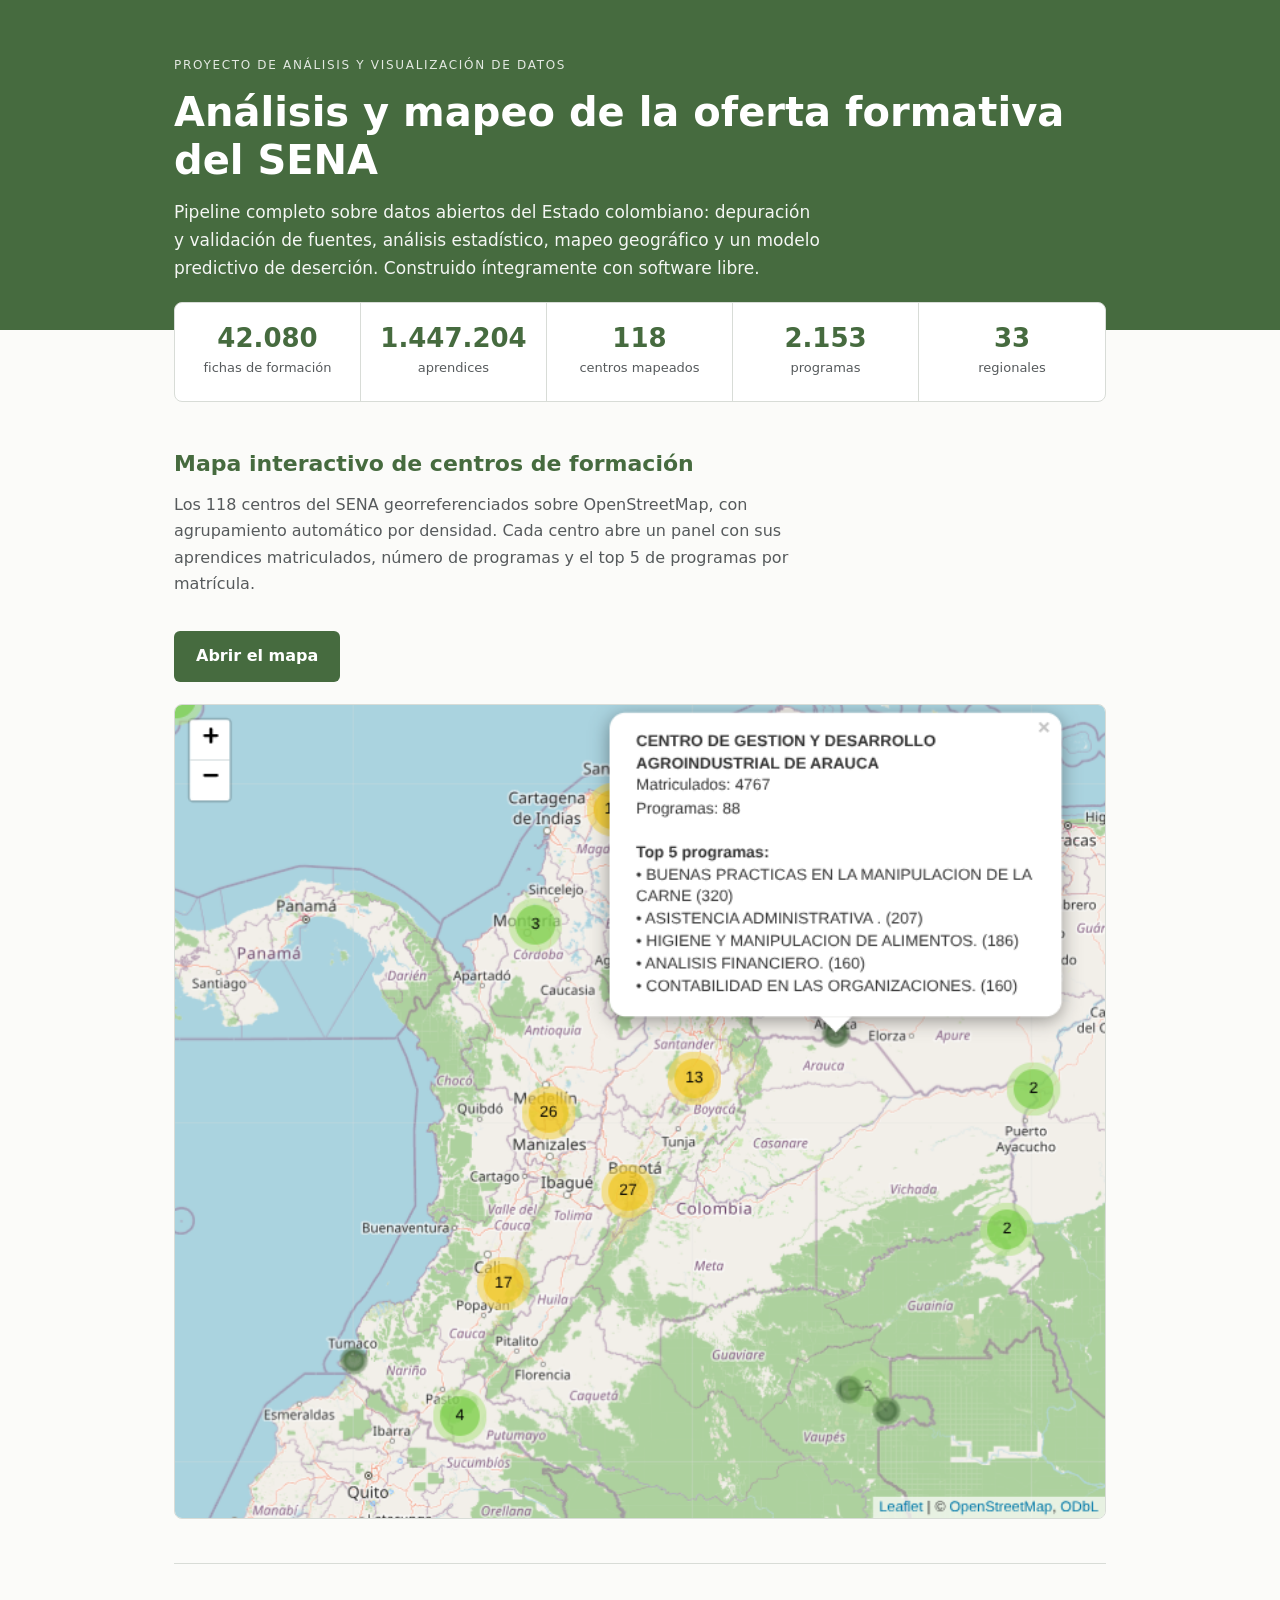
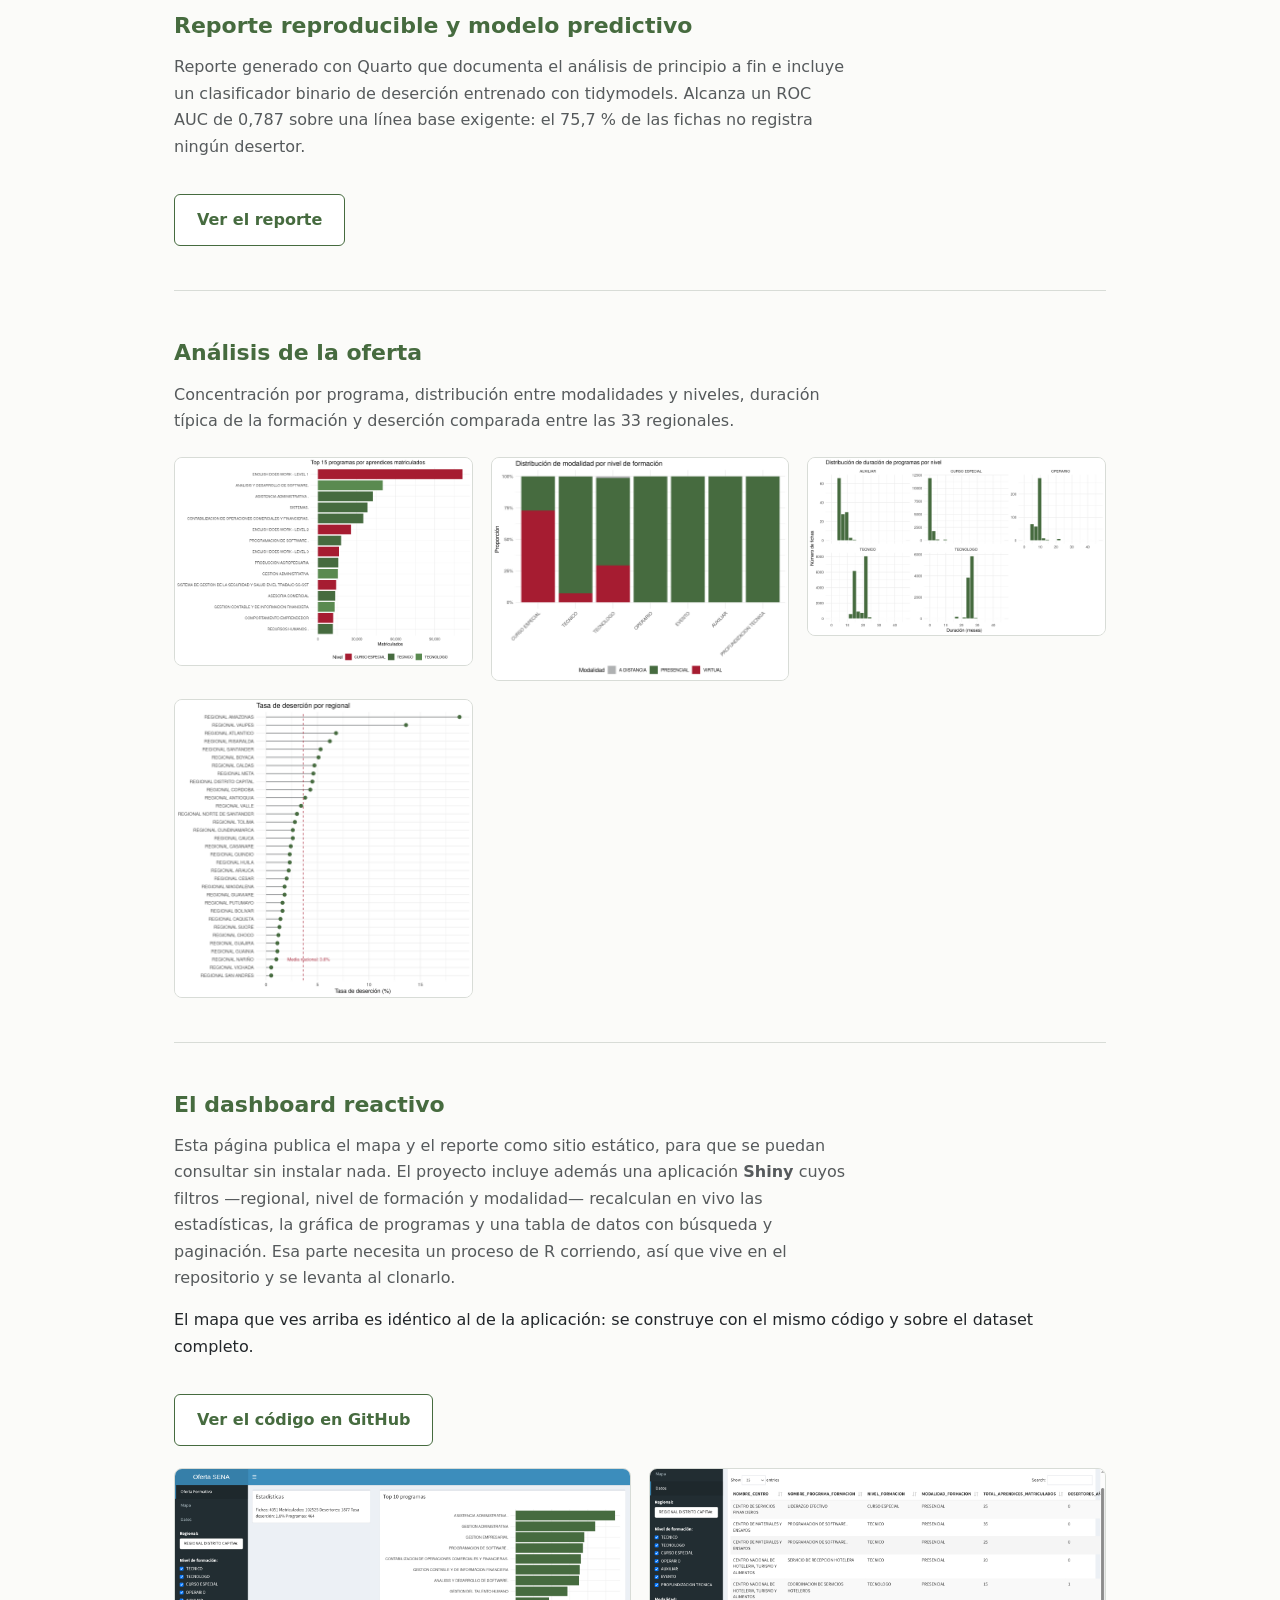
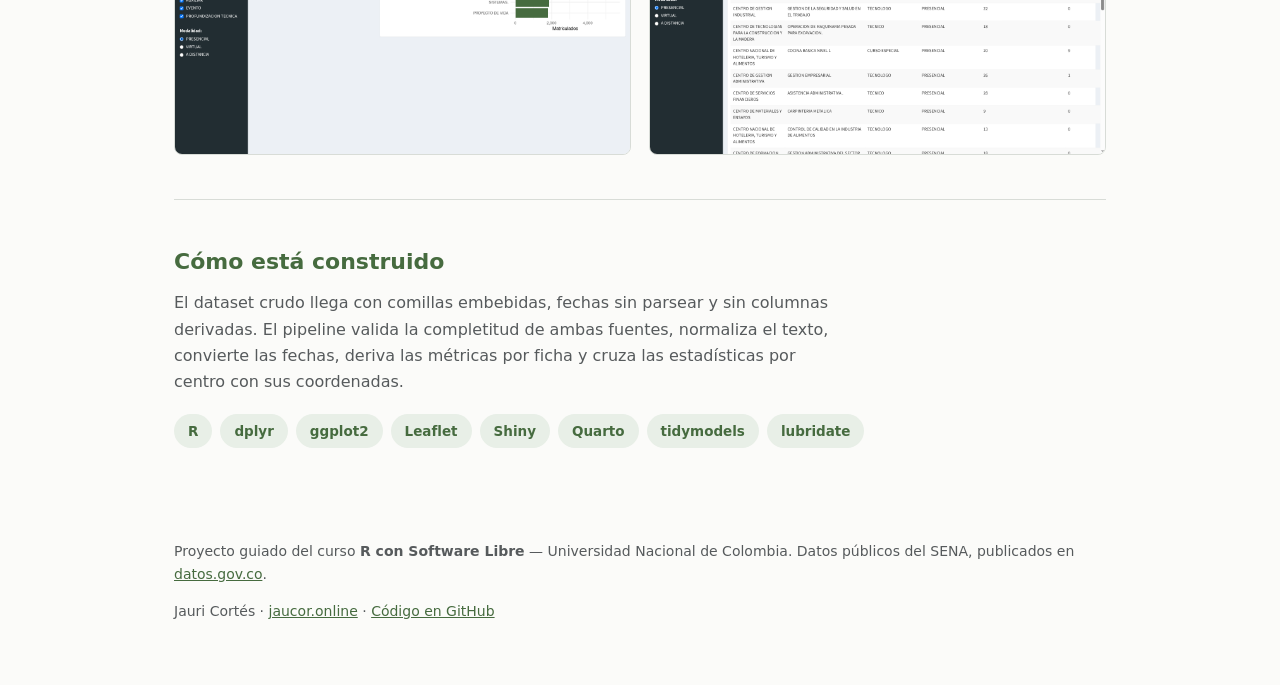
<file: docs/index.html>
<!doctype html>
<html lang="es">
<head>
<meta charset="utf-8">
<meta name="viewport" content="width=device-width, initial-scale=1">
<title>Análisis y mapeo de la oferta formativa del SENA</title>
<meta name="description" content="Dashboard, mapa interactivo y modelo predictivo sobre la oferta de formación profesional del SENA, construido con R, Leaflet, Shiny y tidymodels.">
<style>
  :root{
    --verde:#466B3F; --verde-claro:#E8EFE7; --gris:#565A5C;
    --borde:#D8DCD7; --fondo:#FBFBF9; --texto:#22262A;
  }
  *{box-sizing:border-box}
  body{
    margin:0; background:var(--fondo); color:var(--texto);
    font:16px/1.65 system-ui,-apple-system,"Segoe UI",Roboto,sans-serif;
  }
  .wrap{max-width:980px;margin:0 auto;padding:0 24px}
  header{background:var(--verde);color:#fff;padding:56px 0 48px}
  header .eyebrow{
    text-transform:uppercase;letter-spacing:.14em;font-size:12px;
    opacity:.85;margin:0 0 12px
  }
  header h1{margin:0 0 14px;font-size:clamp(26px,4.2vw,40px);line-height:1.2;font-weight:650}
  header p{margin:0;max-width:60ch;opacity:.94;font-size:17px}
  .cifras{
    display:flex;flex-wrap:wrap;background:#fff;
    border:1px solid var(--borde);margin:-28px 0 0;
    border-radius:8px;overflow:hidden
  }
  .cifra{
    flex:1 1 130px;padding:20px 14px;text-align:center;
    border-right:1px solid var(--borde)
  }
  .cifra:last-child{border-right:0}
  .cifra b{display:block;font-size:26px;color:var(--verde);font-weight:650;line-height:1.2}
  .cifra span{font-size:13px;color:var(--gris)}
  section{padding:44px 0;border-bottom:1px solid var(--borde)}
  section:last-of-type{border-bottom:0}
  h2{font-size:22px;margin:0 0 10px;color:var(--verde)}
  h2 + p{margin-top:0;color:var(--gris);max-width:66ch}
  .cta{
    display:inline-block;margin-top:18px;background:var(--verde);color:#fff;
    text-decoration:none;padding:12px 22px;border-radius:6px;font-weight:600;
    transition:background .15s
  }
  .cta:hover{background:#375231}
  .cta.sec{background:#fff;color:var(--verde);border:1.5px solid var(--verde)}
  .cta.sec:hover{background:var(--verde-claro)}
  .shot{
    display:block;width:100%;height:auto;margin-top:22px;
    border:1px solid var(--borde);border-radius:8px
  }
  .grid2{display:grid;grid-template-columns:repeat(auto-fit,minmax(260px,1fr));gap:18px;margin-top:22px}
  .grid2 img{width:100%;height:auto;border:1px solid var(--borde);border-radius:8px}
  .stack{list-style:none;padding:0;margin:18px 0 0;display:flex;flex-wrap:wrap;gap:8px}
  .stack li{
    background:var(--verde-claro);color:var(--verde);border-radius:999px;
    padding:6px 14px;font-size:13.5px;font-weight:550
  }
  footer{padding:34px 0 48px;color:var(--gris);font-size:14px}
  footer a{color:var(--verde)}
  @media (max-width:600px){header{padding:40px 0 36px}}
</style>
</head>
<body>

<header>
  <div class="wrap">
    <p class="eyebrow">Proyecto de análisis y visualización de datos</p>
    <h1>Análisis y mapeo de la oferta formativa del SENA</h1>
    <p>Pipeline completo sobre datos abiertos del Estado colombiano: depuración y
       validación de fuentes, análisis estadístico, mapeo geográfico y un modelo
       predictivo de deserción. Construido íntegramente con software libre.</p>
  </div>
</header>

<div class="wrap">
  <div class="cifras">
    <div class="cifra"><b>42.080</b><span>fichas de formación</span></div>
    <div class="cifra"><b>1.447.204</b><span>aprendices</span></div>
    <div class="cifra"><b>118</b><span>centros mapeados</span></div>
    <div class="cifra"><b>2.153</b><span>programas</span></div>
    <div class="cifra"><b>33</b><span>regionales</span></div>
  </div>
</div>

<div class="wrap">

  <section>
    <h2>Mapa interactivo de centros de formación</h2>
    <p>Los 118 centros del SENA georreferenciados sobre OpenStreetMap, con agrupamiento
       automático por densidad. Cada centro abre un panel con sus aprendices matriculados,
       número de programas y el top 5 de programas por matrícula.</p>
    <a class="cta" href="mapa.html">Abrir el mapa</a>
    <img class="shot" src="mapa_popup.png" alt="Mapa con el detalle de un centro de formación abierto">
  </section>

  <section>
    <h2>Reporte reproducible y modelo predictivo</h2>
    <p>Reporte generado con Quarto que documenta el análisis de principio a fin e incluye
       un clasificador binario de deserción entrenado con tidymodels. Alcanza un ROC AUC de
       0,787 sobre una línea base exigente: el 75,7 % de las fichas no registra ningún
       desertor.</p>
    <a class="cta sec" href="reporte.html">Ver el reporte</a>
  </section>

  <section>
    <h2>Análisis de la oferta</h2>
    <p>Concentración por programa, distribución entre modalidades y niveles, duración
       típica de la formación y deserción comparada entre las 33 regionales.</p>
    <div class="grid2">
      <img src="g1_top_programas.png" alt="Programas con mayor matrícula">
      <img src="g2_modalidad_nivel.png" alt="Distribución por modalidad y nivel">
      <img src="g3_duracion_nivel.png" alt="Duración de la formación por nivel">
      <img src="g5_desercion_regional.png" alt="Tasa de deserción por regional">
    </div>
  </section>

  <section>
    <h2>El dashboard reactivo</h2>
    <p>Esta página publica el mapa y el reporte como sitio estático, para que se puedan
       consultar sin instalar nada. El proyecto incluye además una aplicación
       <b>Shiny</b> cuyos filtros —regional, nivel de formación y modalidad— recalculan en
       vivo las estadísticas, la gráfica de programas y una tabla de datos con búsqueda y
       paginación. Esa parte necesita un proceso de R corriendo, así que vive en el
       repositorio y se levanta al clonarlo.</p>
    <p>El mapa que ves arriba es idéntico al de la aplicación: se construye con el mismo
       código y sobre el dataset completo.</p>
    <a class="cta sec" href="https://github.com/JauriCortes/oferta-sena-r">Ver el código en GitHub</a>
    <div class="grid2">
      <img src="dashboard_oferta.png" alt="Dashboard Shiny con filtros reactivos">
      <img src="tabla_datos.png" alt="Tabla de datos con búsqueda y paginación">
    </div>
  </section>

  <section>
    <h2>Cómo está construido</h2>
    <p>El dataset crudo llega con comillas embebidas, fechas sin parsear y sin columnas
       derivadas. El pipeline valida la completitud de ambas fuentes, normaliza el texto,
       convierte las fechas, deriva las métricas por ficha y cruza las estadísticas por
       centro con sus coordenadas.</p>
    <ul class="stack">
      <li>R</li><li>dplyr</li><li>ggplot2</li><li>Leaflet</li>
      <li>Shiny</li><li>Quarto</li><li>tidymodels</li><li>lubridate</li>
    </ul>
  </section>

</div>

<footer>
  <div class="wrap">
    <p>Proyecto guiado del curso <b>R con Software Libre</b> — Universidad Nacional de
       Colombia. Datos públicos del SENA, publicados en
       <a href="https://www.datos.gov.co/">datos.gov.co</a>.</p>
    <p>Jauri Cortés · <a href="https://jaucor.online">jaucor.online</a> ·
       <a href="https://github.com/JauriCortes/oferta-sena-r">Código en GitHub</a></p>
  </div>
</footer>

</body>
</html>
</file>
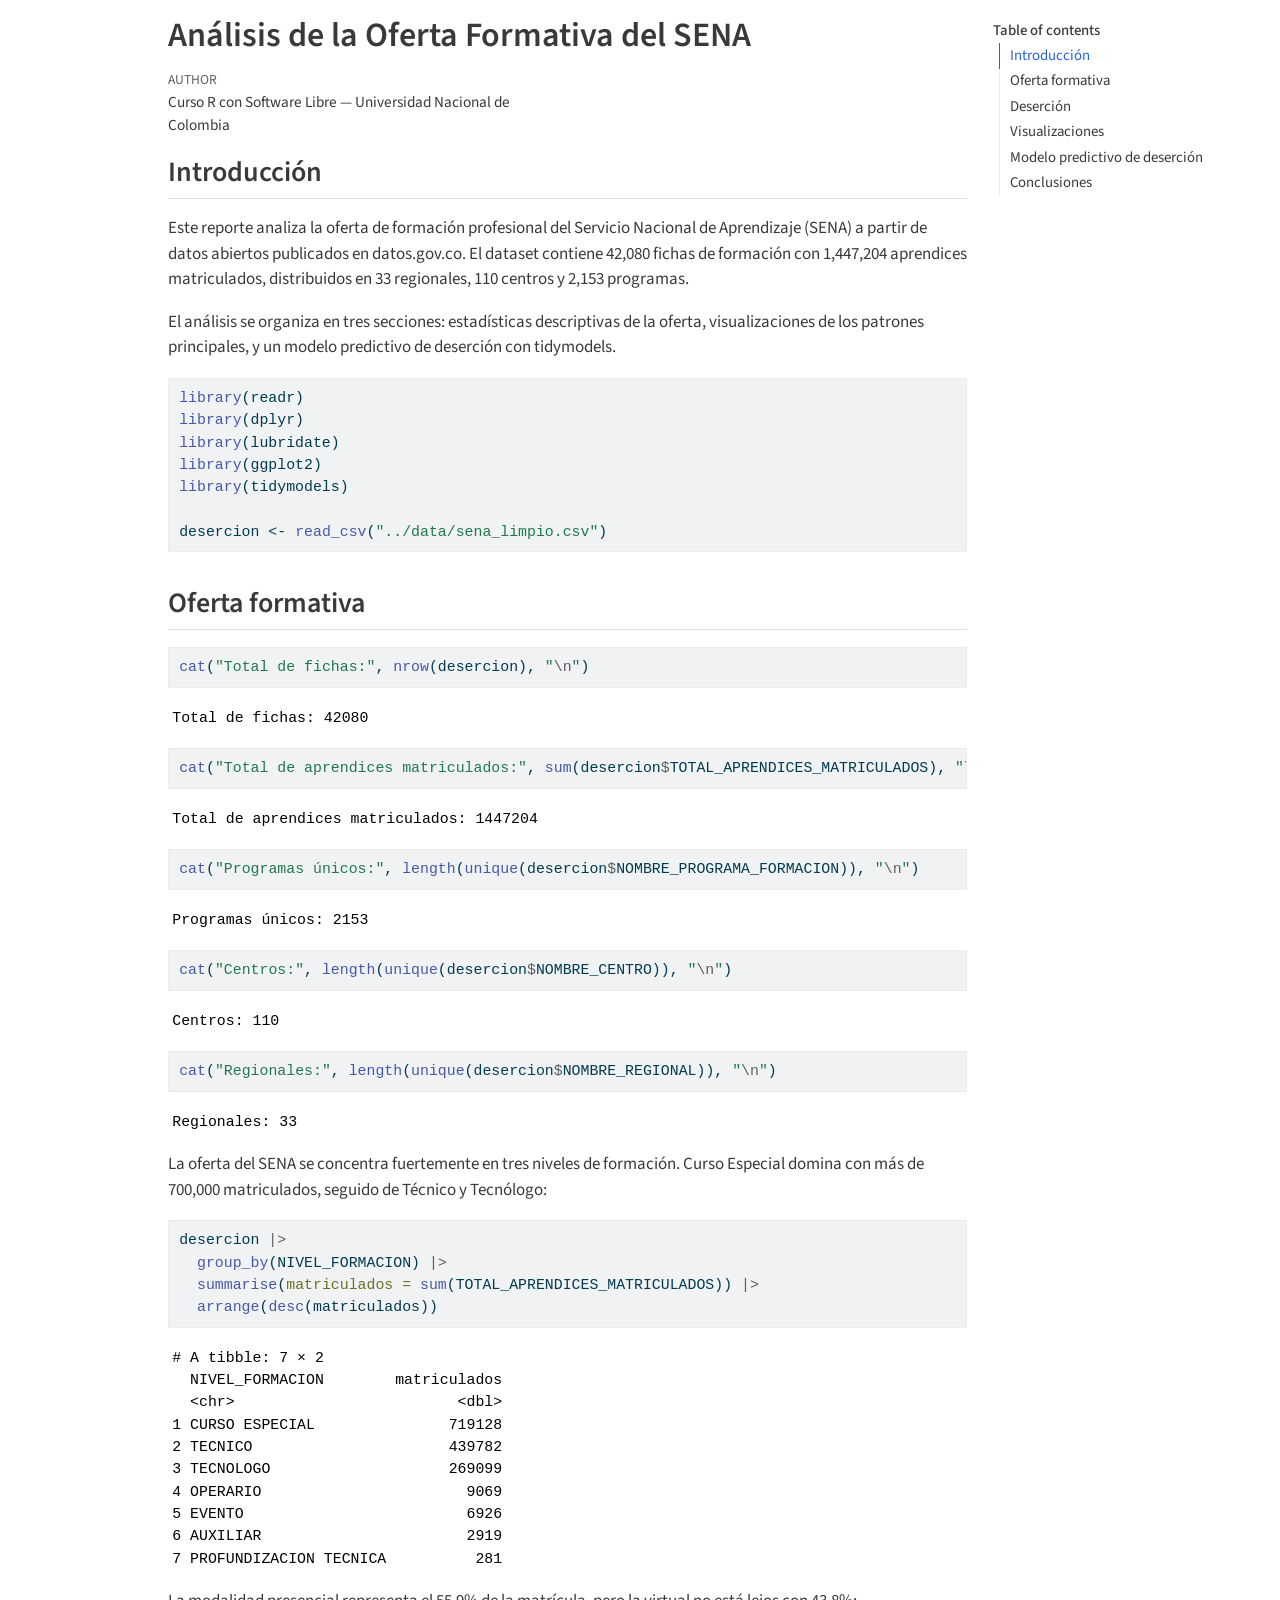
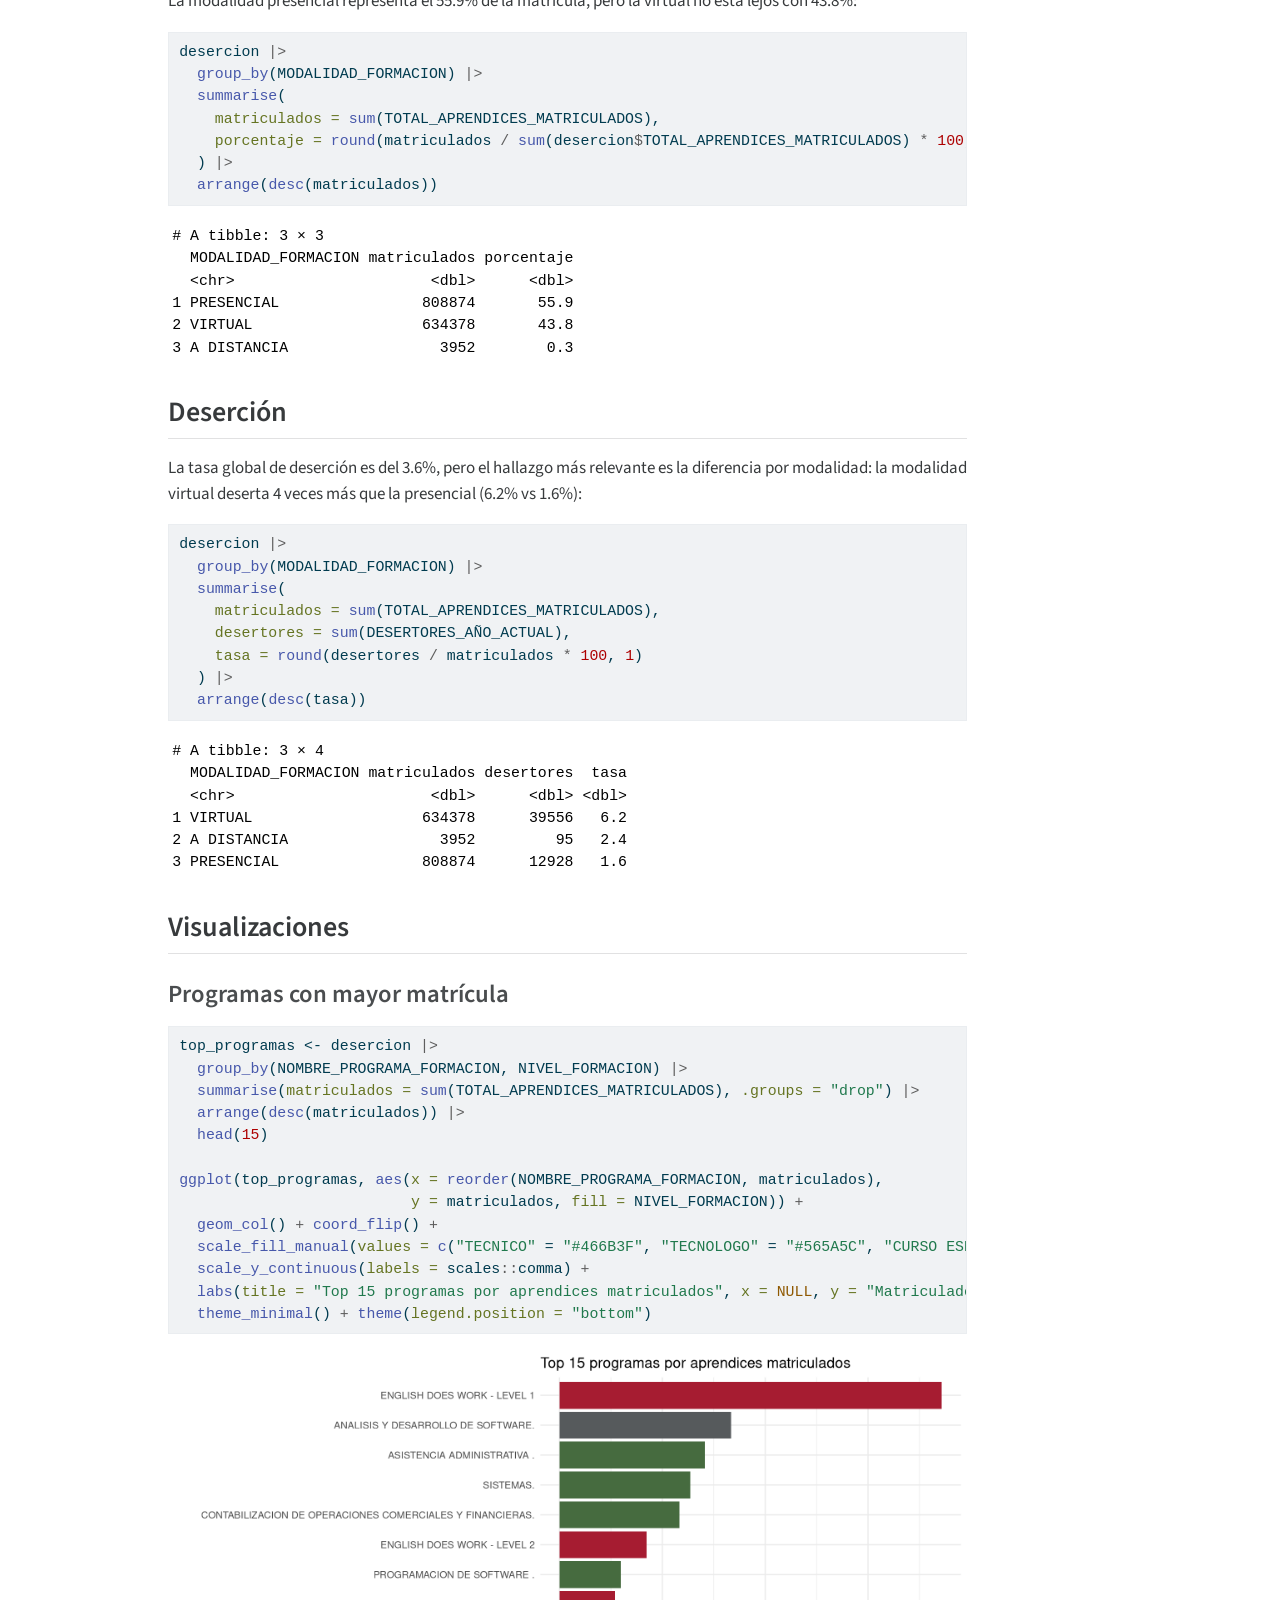
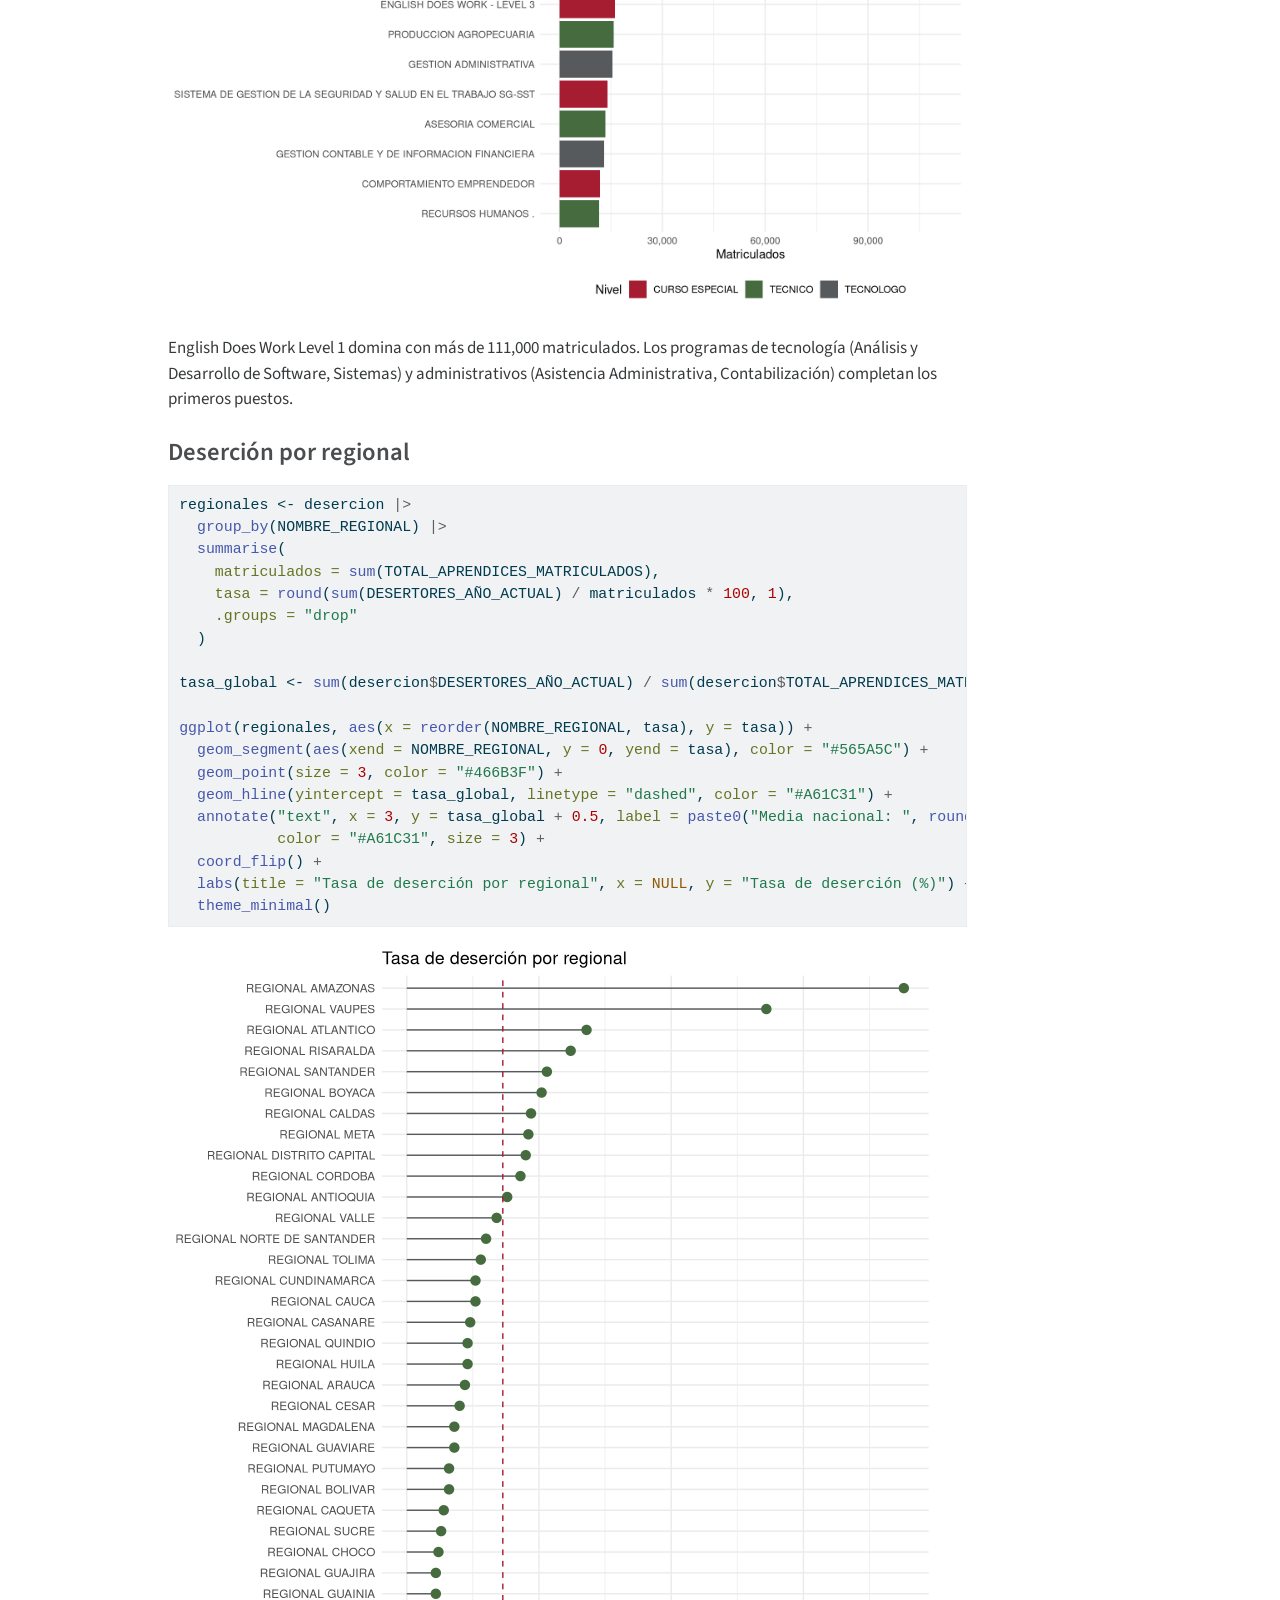
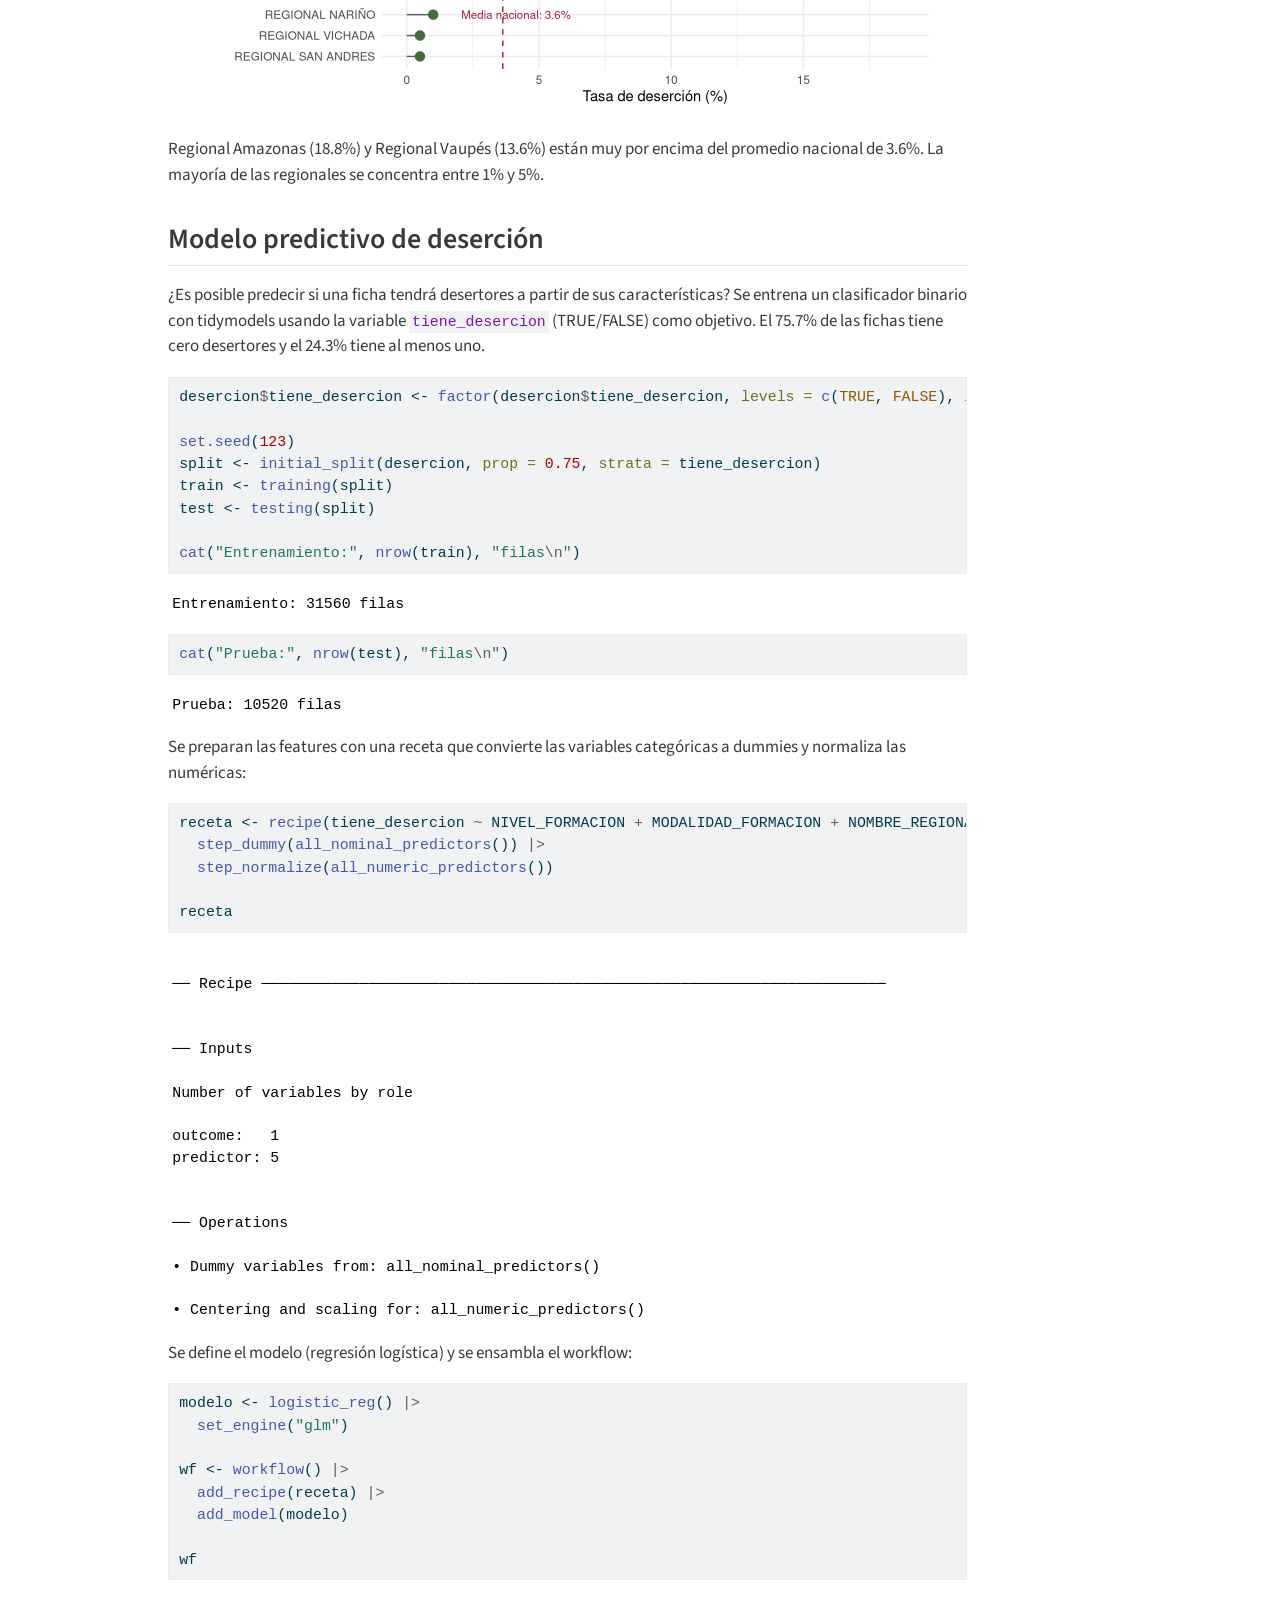
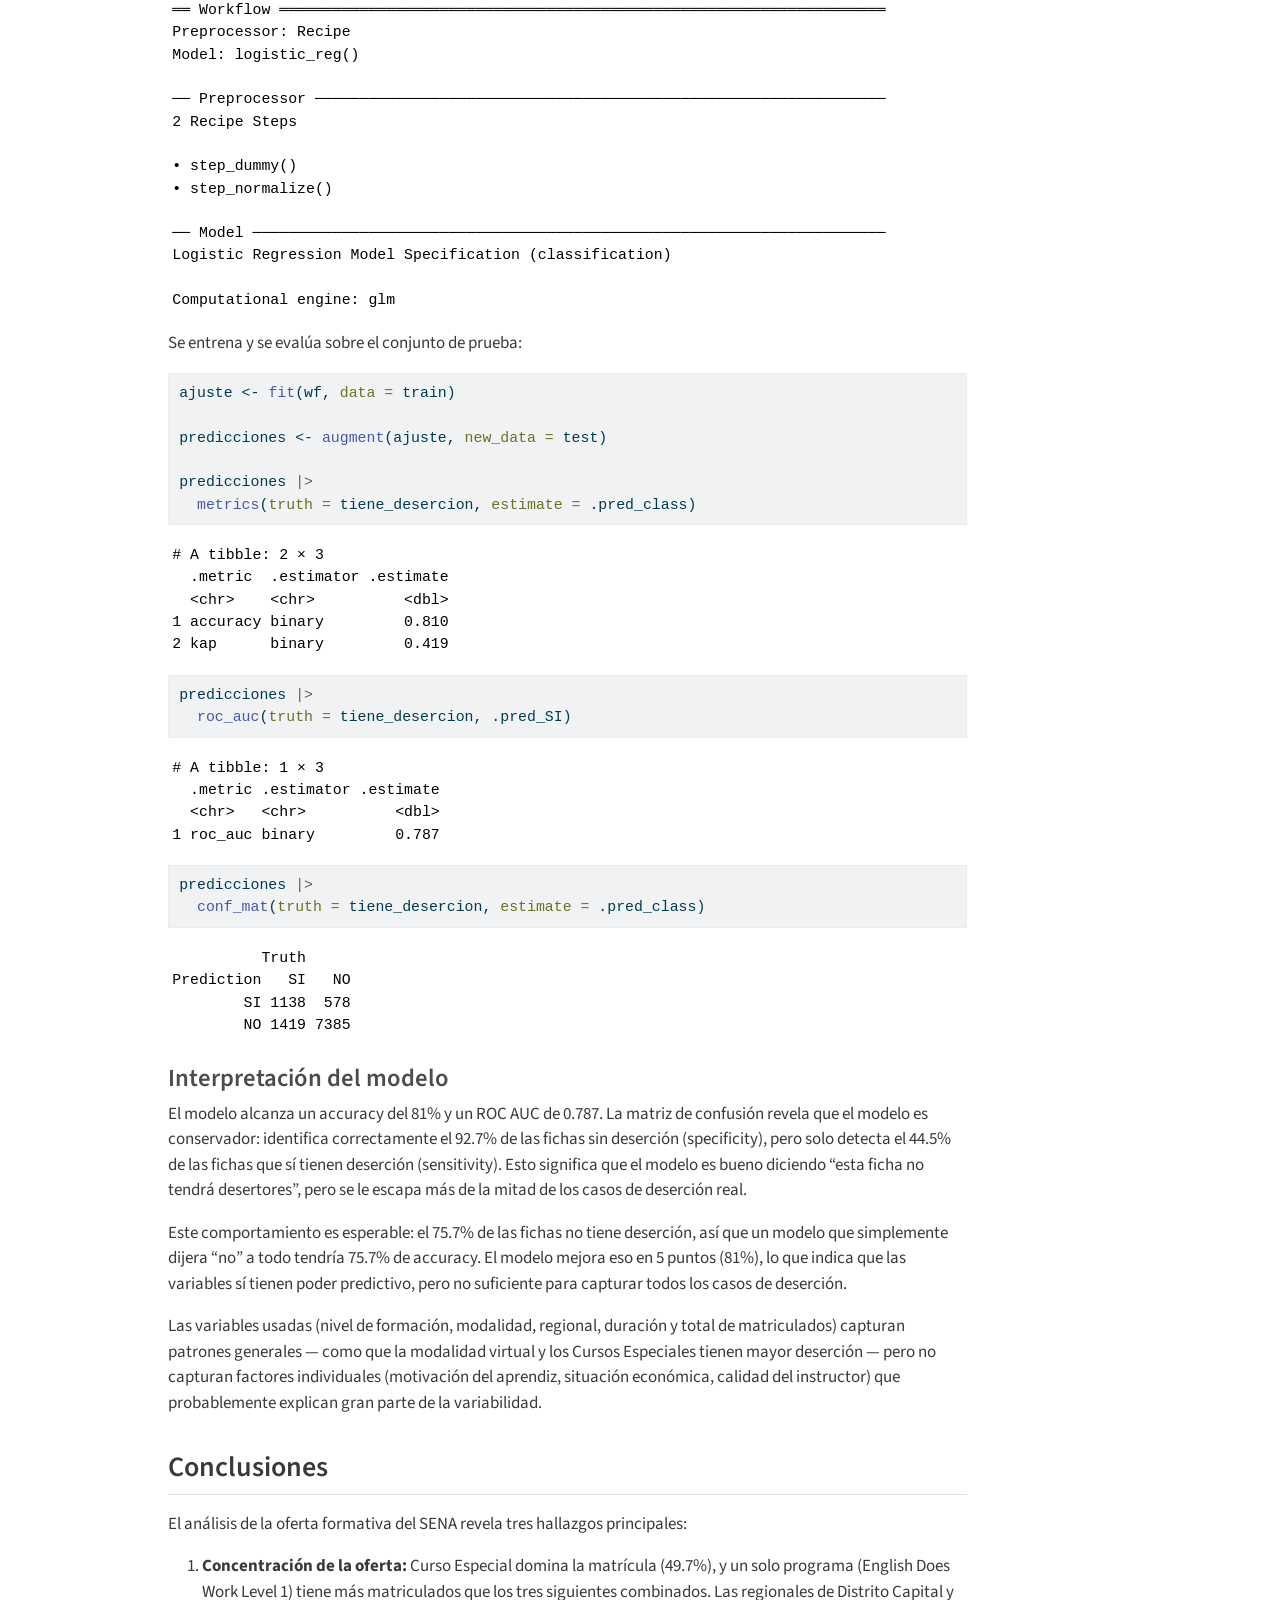
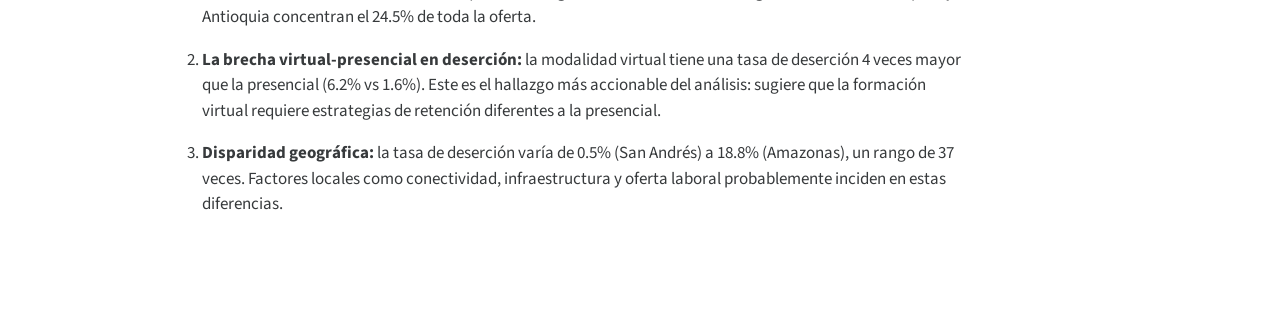
<file: docs/reporte.html>
<!DOCTYPE html>
<html xmlns="http://www.w3.org/1999/xhtml" lang="en" xml:lang="en"><head>

<meta charset="utf-8">
<meta name="generator" content="quarto-1.9.38">

<meta name="viewport" content="width=device-width, initial-scale=1.0, user-scalable=yes">

<meta name="author" content="Curso R con Software Libre — Universidad Nacional de Colombia">

<title>Análisis de la Oferta Formativa del SENA</title>
<style>
/* Default styles provided by pandoc.
** See https://pandoc.org/MANUAL.html#variables-for-html for config info.
*/
code{white-space: pre-wrap;}
span.smallcaps{font-variant: small-caps;}
div.columns{display: flex; gap: min(4vw, 1.5em);}
div.column{flex: auto; overflow-x: auto;}
div.hanging-indent{margin-left: 1.5em; text-indent: -1.5em;}
ul.task-list{list-style: none;}
ul.task-list li input[type="checkbox"] {
  width: 0.8em;
  margin: 0 0.8em 0.2em -1em; /* quarto-specific, see https://github.com/quarto-dev/quarto-cli/issues/4556 */ 
  vertical-align: middle;
}
/* CSS for syntax highlighting */
html { -webkit-text-size-adjust: 100%; }
pre > code.sourceCode { white-space: pre; position: relative; }
pre > code.sourceCode > span { display: inline-block; line-height: 1.25; }
pre > code.sourceCode > span:empty { height: 1.2em; }
.sourceCode { overflow: visible; }
code.sourceCode > span { color: inherit; text-decoration: inherit; }
div.sourceCode { margin: 1em 0; }
pre.sourceCode { margin: 0; }
@media screen {
div.sourceCode { overflow: auto; }
}
@media print {
pre > code.sourceCode { white-space: pre-wrap; }
pre > code.sourceCode > span { text-indent: -5em; padding-left: 5em; }
}
pre.numberSource code
  { counter-reset: source-line 0; }
pre.numberSource code > span
  { position: relative; left: -4em; counter-increment: source-line; }
pre.numberSource code > span > a:first-child::before
  { content: counter(source-line);
    position: relative; left: -1em; text-align: right; vertical-align: baseline;
    border: none; display: inline-block;
    -webkit-touch-callout: none; -webkit-user-select: none;
    -khtml-user-select: none; -moz-user-select: none;
    -ms-user-select: none; user-select: none;
    padding: 0 4px; width: 4em;
  }
pre.numberSource { margin-left: 3em;  padding-left: 4px; }
div.sourceCode
  {   }
@media screen {
pre > code.sourceCode > span > a:first-child::before { text-decoration: underline; }
}
</style>


<script src="reporte_files/libs/clipboard/clipboard.min.js"></script>
<script src="reporte_files/libs/quarto-html/quarto.js" type="module"></script>
<script src="reporte_files/libs/quarto-html/tabsets/tabsets.js" type="module"></script>
<script src="reporte_files/libs/quarto-html/popper.min.js"></script>
<script src="reporte_files/libs/quarto-html/tippy.umd.min.js"></script>
<script src="reporte_files/libs/quarto-html/anchor.min.js"></script>
<link href="reporte_files/libs/quarto-html/tippy.css" rel="stylesheet">
<link href="reporte_files/libs/quarto-html/quarto-syntax-highlighting-15634bcf2e68342d4ad2dfa704d543f6.css" rel="stylesheet" id="quarto-text-highlighting-styles">
<script src="reporte_files/libs/bootstrap/bootstrap.min.js"></script>
<link href="reporte_files/libs/bootstrap/bootstrap-icons.css" rel="stylesheet">
<link href="reporte_files/libs/bootstrap/bootstrap-bab6234cfe0b94c04c99e0af51d6dd5b.min.css" rel="stylesheet" append-hash="true" id="quarto-bootstrap" data-mode="light">


</head>

<body class="quarto-light">

<div id="quarto-content" class="page-columns page-rows-contents page-layout-article">
<div id="quarto-margin-sidebar" class="sidebar margin-sidebar">
  <nav id="TOC" role="doc-toc" class="toc-active">
    <h2 id="toc-title">Table of contents</h2>
   
  <ul>
  <li><a href="#introducción" id="toc-introducción" class="nav-link active" data-scroll-target="#introducción">Introducción</a></li>
  <li><a href="#oferta-formativa" id="toc-oferta-formativa" class="nav-link" data-scroll-target="#oferta-formativa">Oferta formativa</a></li>
  <li><a href="#deserción" id="toc-deserción" class="nav-link" data-scroll-target="#deserción">Deserción</a></li>
  <li><a href="#visualizaciones" id="toc-visualizaciones" class="nav-link" data-scroll-target="#visualizaciones">Visualizaciones</a>
  <ul class="collapse">
  <li><a href="#programas-con-mayor-matrícula" id="toc-programas-con-mayor-matrícula" class="nav-link" data-scroll-target="#programas-con-mayor-matrícula">Programas con mayor matrícula</a></li>
  <li><a href="#deserción-por-regional" id="toc-deserción-por-regional" class="nav-link" data-scroll-target="#deserción-por-regional">Deserción por regional</a></li>
  </ul></li>
  <li><a href="#modelo-predictivo-de-deserción" id="toc-modelo-predictivo-de-deserción" class="nav-link" data-scroll-target="#modelo-predictivo-de-deserción">Modelo predictivo de deserción</a>
  <ul class="collapse">
  <li><a href="#interpretación-del-modelo" id="toc-interpretación-del-modelo" class="nav-link" data-scroll-target="#interpretación-del-modelo">Interpretación del modelo</a></li>
  </ul></li>
  <li><a href="#conclusiones" id="toc-conclusiones" class="nav-link" data-scroll-target="#conclusiones">Conclusiones</a></li>
  </ul>
</nav>
</div>
<main class="content" id="quarto-document-content">

<header id="title-block-header" class="quarto-title-block default">
<div class="quarto-title">
<h1 class="title">Análisis de la Oferta Formativa del SENA</h1>
</div>



<div class="quarto-title-meta">

    <div>
    <div class="quarto-title-meta-heading">Author</div>
    <div class="quarto-title-meta-contents">
             <p>Curso R con Software Libre — Universidad Nacional de Colombia </p>
          </div>
  </div>
    
  
    
  </div>
  


</header>


<section id="introducción" class="level2">
<h2 class="anchored" data-anchor-id="introducción">Introducción</h2>
<p>Este reporte analiza la oferta de formación profesional del Servicio Nacional de Aprendizaje (SENA) a partir de datos abiertos publicados en datos.gov.co. El dataset contiene 42,080 fichas de formación con 1,447,204 aprendices matriculados, distribuidos en 33 regionales, 110 centros y 2,153 programas.</p>
<p>El análisis se organiza en tres secciones: estadísticas descriptivas de la oferta, visualizaciones de los patrones principales, y un modelo predictivo de deserción con tidymodels.</p>
<div class="cell">
<div class="code-copy-outer-scaffold"><div class="sourceCode cell-code" id="cb1"><pre class="sourceCode r code-with-copy"><code class="sourceCode r"><span id="cb1-1"><a href="#cb1-1" aria-hidden="true" tabindex="-1"></a><span class="fu">library</span>(readr)</span>
<span id="cb1-2"><a href="#cb1-2" aria-hidden="true" tabindex="-1"></a><span class="fu">library</span>(dplyr)</span>
<span id="cb1-3"><a href="#cb1-3" aria-hidden="true" tabindex="-1"></a><span class="fu">library</span>(lubridate)</span>
<span id="cb1-4"><a href="#cb1-4" aria-hidden="true" tabindex="-1"></a><span class="fu">library</span>(ggplot2)</span>
<span id="cb1-5"><a href="#cb1-5" aria-hidden="true" tabindex="-1"></a><span class="fu">library</span>(tidymodels)</span>
<span id="cb1-6"><a href="#cb1-6" aria-hidden="true" tabindex="-1"></a></span>
<span id="cb1-7"><a href="#cb1-7" aria-hidden="true" tabindex="-1"></a>desercion <span class="ot">&lt;-</span> <span class="fu">read_csv</span>(<span class="st">"../data/sena_limpio.csv"</span>)</span></code></pre></div><button title="Copy to Clipboard" class="code-copy-button"><i class="bi"></i></button></div>
</div>
</section>
<section id="oferta-formativa" class="level2">
<h2 class="anchored" data-anchor-id="oferta-formativa">Oferta formativa</h2>
<div class="cell">
<div class="code-copy-outer-scaffold"><div class="sourceCode cell-code" id="cb2"><pre class="sourceCode r code-with-copy"><code class="sourceCode r"><span id="cb2-1"><a href="#cb2-1" aria-hidden="true" tabindex="-1"></a><span class="fu">cat</span>(<span class="st">"Total de fichas:"</span>, <span class="fu">nrow</span>(desercion), <span class="st">"</span><span class="sc">\n</span><span class="st">"</span>)</span></code></pre></div><button title="Copy to Clipboard" class="code-copy-button"><i class="bi"></i></button></div>
<div class="cell-output cell-output-stdout">
<pre><code>Total de fichas: 42080 </code></pre>
</div>
<div class="code-copy-outer-scaffold"><div class="sourceCode cell-code" id="cb4"><pre class="sourceCode r code-with-copy"><code class="sourceCode r"><span id="cb4-1"><a href="#cb4-1" aria-hidden="true" tabindex="-1"></a><span class="fu">cat</span>(<span class="st">"Total de aprendices matriculados:"</span>, <span class="fu">sum</span>(desercion<span class="sc">$</span>TOTAL_APRENDICES_MATRICULADOS), <span class="st">"</span><span class="sc">\n</span><span class="st">"</span>)</span></code></pre></div><button title="Copy to Clipboard" class="code-copy-button"><i class="bi"></i></button></div>
<div class="cell-output cell-output-stdout">
<pre><code>Total de aprendices matriculados: 1447204 </code></pre>
</div>
<div class="code-copy-outer-scaffold"><div class="sourceCode cell-code" id="cb6"><pre class="sourceCode r code-with-copy"><code class="sourceCode r"><span id="cb6-1"><a href="#cb6-1" aria-hidden="true" tabindex="-1"></a><span class="fu">cat</span>(<span class="st">"Programas únicos:"</span>, <span class="fu">length</span>(<span class="fu">unique</span>(desercion<span class="sc">$</span>NOMBRE_PROGRAMA_FORMACION)), <span class="st">"</span><span class="sc">\n</span><span class="st">"</span>)</span></code></pre></div><button title="Copy to Clipboard" class="code-copy-button"><i class="bi"></i></button></div>
<div class="cell-output cell-output-stdout">
<pre><code>Programas únicos: 2153 </code></pre>
</div>
<div class="code-copy-outer-scaffold"><div class="sourceCode cell-code" id="cb8"><pre class="sourceCode r code-with-copy"><code class="sourceCode r"><span id="cb8-1"><a href="#cb8-1" aria-hidden="true" tabindex="-1"></a><span class="fu">cat</span>(<span class="st">"Centros:"</span>, <span class="fu">length</span>(<span class="fu">unique</span>(desercion<span class="sc">$</span>NOMBRE_CENTRO)), <span class="st">"</span><span class="sc">\n</span><span class="st">"</span>)</span></code></pre></div><button title="Copy to Clipboard" class="code-copy-button"><i class="bi"></i></button></div>
<div class="cell-output cell-output-stdout">
<pre><code>Centros: 110 </code></pre>
</div>
<div class="code-copy-outer-scaffold"><div class="sourceCode cell-code" id="cb10"><pre class="sourceCode r code-with-copy"><code class="sourceCode r"><span id="cb10-1"><a href="#cb10-1" aria-hidden="true" tabindex="-1"></a><span class="fu">cat</span>(<span class="st">"Regionales:"</span>, <span class="fu">length</span>(<span class="fu">unique</span>(desercion<span class="sc">$</span>NOMBRE_REGIONAL)), <span class="st">"</span><span class="sc">\n</span><span class="st">"</span>)</span></code></pre></div><button title="Copy to Clipboard" class="code-copy-button"><i class="bi"></i></button></div>
<div class="cell-output cell-output-stdout">
<pre><code>Regionales: 33 </code></pre>
</div>
</div>
<p>La oferta del SENA se concentra fuertemente en tres niveles de formación. Curso Especial domina con más de 700,000 matriculados, seguido de Técnico y Tecnólogo:</p>
<div class="cell">
<div class="code-copy-outer-scaffold"><div class="sourceCode cell-code" id="cb12"><pre class="sourceCode r code-with-copy"><code class="sourceCode r"><span id="cb12-1"><a href="#cb12-1" aria-hidden="true" tabindex="-1"></a>desercion <span class="sc">|&gt;</span></span>
<span id="cb12-2"><a href="#cb12-2" aria-hidden="true" tabindex="-1"></a>  <span class="fu">group_by</span>(NIVEL_FORMACION) <span class="sc">|&gt;</span></span>
<span id="cb12-3"><a href="#cb12-3" aria-hidden="true" tabindex="-1"></a>  <span class="fu">summarise</span>(<span class="at">matriculados =</span> <span class="fu">sum</span>(TOTAL_APRENDICES_MATRICULADOS)) <span class="sc">|&gt;</span></span>
<span id="cb12-4"><a href="#cb12-4" aria-hidden="true" tabindex="-1"></a>  <span class="fu">arrange</span>(<span class="fu">desc</span>(matriculados))</span></code></pre></div><button title="Copy to Clipboard" class="code-copy-button"><i class="bi"></i></button></div>
<div class="cell-output cell-output-stdout">
<pre><code># A tibble: 7 × 2
  NIVEL_FORMACION        matriculados
  &lt;chr&gt;                         &lt;dbl&gt;
1 CURSO ESPECIAL               719128
2 TECNICO                      439782
3 TECNOLOGO                    269099
4 OPERARIO                       9069
5 EVENTO                         6926
6 AUXILIAR                       2919
7 PROFUNDIZACION TECNICA          281</code></pre>
</div>
</div>
<p>La modalidad presencial representa el 55.9% de la matrícula, pero la virtual no está lejos con 43.8%:</p>
<div class="cell">
<div class="code-copy-outer-scaffold"><div class="sourceCode cell-code" id="cb14"><pre class="sourceCode r code-with-copy"><code class="sourceCode r"><span id="cb14-1"><a href="#cb14-1" aria-hidden="true" tabindex="-1"></a>desercion <span class="sc">|&gt;</span></span>
<span id="cb14-2"><a href="#cb14-2" aria-hidden="true" tabindex="-1"></a>  <span class="fu">group_by</span>(MODALIDAD_FORMACION) <span class="sc">|&gt;</span></span>
<span id="cb14-3"><a href="#cb14-3" aria-hidden="true" tabindex="-1"></a>  <span class="fu">summarise</span>(</span>
<span id="cb14-4"><a href="#cb14-4" aria-hidden="true" tabindex="-1"></a>    <span class="at">matriculados =</span> <span class="fu">sum</span>(TOTAL_APRENDICES_MATRICULADOS),</span>
<span id="cb14-5"><a href="#cb14-5" aria-hidden="true" tabindex="-1"></a>    <span class="at">porcentaje =</span> <span class="fu">round</span>(matriculados <span class="sc">/</span> <span class="fu">sum</span>(desercion<span class="sc">$</span>TOTAL_APRENDICES_MATRICULADOS) <span class="sc">*</span> <span class="dv">100</span>, <span class="dv">1</span>)</span>
<span id="cb14-6"><a href="#cb14-6" aria-hidden="true" tabindex="-1"></a>  ) <span class="sc">|&gt;</span></span>
<span id="cb14-7"><a href="#cb14-7" aria-hidden="true" tabindex="-1"></a>  <span class="fu">arrange</span>(<span class="fu">desc</span>(matriculados))</span></code></pre></div><button title="Copy to Clipboard" class="code-copy-button"><i class="bi"></i></button></div>
<div class="cell-output cell-output-stdout">
<pre><code># A tibble: 3 × 3
  MODALIDAD_FORMACION matriculados porcentaje
  &lt;chr&gt;                      &lt;dbl&gt;      &lt;dbl&gt;
1 PRESENCIAL                808874       55.9
2 VIRTUAL                   634378       43.8
3 A DISTANCIA                 3952        0.3</code></pre>
</div>
</div>
</section>
<section id="deserción" class="level2">
<h2 class="anchored" data-anchor-id="deserción">Deserción</h2>
<p>La tasa global de deserción es del 3.6%, pero el hallazgo más relevante es la diferencia por modalidad: la modalidad virtual deserta 4 veces más que la presencial (6.2% vs 1.6%):</p>
<div class="cell">
<div class="code-copy-outer-scaffold"><div class="sourceCode cell-code" id="cb16"><pre class="sourceCode r code-with-copy"><code class="sourceCode r"><span id="cb16-1"><a href="#cb16-1" aria-hidden="true" tabindex="-1"></a>desercion <span class="sc">|&gt;</span></span>
<span id="cb16-2"><a href="#cb16-2" aria-hidden="true" tabindex="-1"></a>  <span class="fu">group_by</span>(MODALIDAD_FORMACION) <span class="sc">|&gt;</span></span>
<span id="cb16-3"><a href="#cb16-3" aria-hidden="true" tabindex="-1"></a>  <span class="fu">summarise</span>(</span>
<span id="cb16-4"><a href="#cb16-4" aria-hidden="true" tabindex="-1"></a>    <span class="at">matriculados =</span> <span class="fu">sum</span>(TOTAL_APRENDICES_MATRICULADOS),</span>
<span id="cb16-5"><a href="#cb16-5" aria-hidden="true" tabindex="-1"></a>    <span class="at">desertores =</span> <span class="fu">sum</span>(DESERTORES_AÑO_ACTUAL),</span>
<span id="cb16-6"><a href="#cb16-6" aria-hidden="true" tabindex="-1"></a>    <span class="at">tasa =</span> <span class="fu">round</span>(desertores <span class="sc">/</span> matriculados <span class="sc">*</span> <span class="dv">100</span>, <span class="dv">1</span>)</span>
<span id="cb16-7"><a href="#cb16-7" aria-hidden="true" tabindex="-1"></a>  ) <span class="sc">|&gt;</span></span>
<span id="cb16-8"><a href="#cb16-8" aria-hidden="true" tabindex="-1"></a>  <span class="fu">arrange</span>(<span class="fu">desc</span>(tasa))</span></code></pre></div><button title="Copy to Clipboard" class="code-copy-button"><i class="bi"></i></button></div>
<div class="cell-output cell-output-stdout">
<pre><code># A tibble: 3 × 4
  MODALIDAD_FORMACION matriculados desertores  tasa
  &lt;chr&gt;                      &lt;dbl&gt;      &lt;dbl&gt; &lt;dbl&gt;
1 VIRTUAL                   634378      39556   6.2
2 A DISTANCIA                 3952         95   2.4
3 PRESENCIAL                808874      12928   1.6</code></pre>
</div>
</div>
</section>
<section id="visualizaciones" class="level2">
<h2 class="anchored" data-anchor-id="visualizaciones">Visualizaciones</h2>
<section id="programas-con-mayor-matrícula" class="level3">
<h3 class="anchored" data-anchor-id="programas-con-mayor-matrícula">Programas con mayor matrícula</h3>
<div class="cell">
<div class="code-copy-outer-scaffold"><div class="sourceCode cell-code" id="cb18"><pre class="sourceCode r code-with-copy"><code class="sourceCode r"><span id="cb18-1"><a href="#cb18-1" aria-hidden="true" tabindex="-1"></a>top_programas <span class="ot">&lt;-</span> desercion <span class="sc">|&gt;</span></span>
<span id="cb18-2"><a href="#cb18-2" aria-hidden="true" tabindex="-1"></a>  <span class="fu">group_by</span>(NOMBRE_PROGRAMA_FORMACION, NIVEL_FORMACION) <span class="sc">|&gt;</span></span>
<span id="cb18-3"><a href="#cb18-3" aria-hidden="true" tabindex="-1"></a>  <span class="fu">summarise</span>(<span class="at">matriculados =</span> <span class="fu">sum</span>(TOTAL_APRENDICES_MATRICULADOS), <span class="at">.groups =</span> <span class="st">"drop"</span>) <span class="sc">|&gt;</span></span>
<span id="cb18-4"><a href="#cb18-4" aria-hidden="true" tabindex="-1"></a>  <span class="fu">arrange</span>(<span class="fu">desc</span>(matriculados)) <span class="sc">|&gt;</span></span>
<span id="cb18-5"><a href="#cb18-5" aria-hidden="true" tabindex="-1"></a>  <span class="fu">head</span>(<span class="dv">15</span>)</span>
<span id="cb18-6"><a href="#cb18-6" aria-hidden="true" tabindex="-1"></a></span>
<span id="cb18-7"><a href="#cb18-7" aria-hidden="true" tabindex="-1"></a><span class="fu">ggplot</span>(top_programas, <span class="fu">aes</span>(<span class="at">x =</span> <span class="fu">reorder</span>(NOMBRE_PROGRAMA_FORMACION, matriculados),</span>
<span id="cb18-8"><a href="#cb18-8" aria-hidden="true" tabindex="-1"></a>                          <span class="at">y =</span> matriculados, <span class="at">fill =</span> NIVEL_FORMACION)) <span class="sc">+</span></span>
<span id="cb18-9"><a href="#cb18-9" aria-hidden="true" tabindex="-1"></a>  <span class="fu">geom_col</span>() <span class="sc">+</span> <span class="fu">coord_flip</span>() <span class="sc">+</span></span>
<span id="cb18-10"><a href="#cb18-10" aria-hidden="true" tabindex="-1"></a>  <span class="fu">scale_fill_manual</span>(<span class="at">values =</span> <span class="fu">c</span>(<span class="st">"TECNICO"</span> <span class="ot">=</span> <span class="st">"#466B3F"</span>, <span class="st">"TECNOLOGO"</span> <span class="ot">=</span> <span class="st">"#565A5C"</span>, <span class="st">"CURSO ESPECIAL"</span> <span class="ot">=</span> <span class="st">"#A61C31"</span>)) <span class="sc">+</span></span>
<span id="cb18-11"><a href="#cb18-11" aria-hidden="true" tabindex="-1"></a>  <span class="fu">scale_y_continuous</span>(<span class="at">labels =</span> scales<span class="sc">::</span>comma) <span class="sc">+</span></span>
<span id="cb18-12"><a href="#cb18-12" aria-hidden="true" tabindex="-1"></a>  <span class="fu">labs</span>(<span class="at">title =</span> <span class="st">"Top 15 programas por aprendices matriculados"</span>, <span class="at">x =</span> <span class="cn">NULL</span>, <span class="at">y =</span> <span class="st">"Matriculados"</span>, <span class="at">fill =</span> <span class="st">"Nivel"</span>) <span class="sc">+</span></span>
<span id="cb18-13"><a href="#cb18-13" aria-hidden="true" tabindex="-1"></a>  <span class="fu">theme_minimal</span>() <span class="sc">+</span> <span class="fu">theme</span>(<span class="at">legend.position =</span> <span class="st">"bottom"</span>)</span></code></pre></div><button title="Copy to Clipboard" class="code-copy-button"><i class="bi"></i></button></div>
<div class="cell-output-display">
<div>
<figure class="figure">
<p><img src="reporte_files/figure-html/unnamed-chunk-6-1.png" class="img-fluid figure-img" width="960"></p>
</figure>
</div>
</div>
</div>
<p>English Does Work Level 1 domina con más de 111,000 matriculados. Los programas de tecnología (Análisis y Desarrollo de Software, Sistemas) y administrativos (Asistencia Administrativa, Contabilización) completan los primeros puestos.</p>
</section>
<section id="deserción-por-regional" class="level3">
<h3 class="anchored" data-anchor-id="deserción-por-regional">Deserción por regional</h3>
<div class="cell">
<div class="code-copy-outer-scaffold"><div class="sourceCode cell-code" id="cb19"><pre class="sourceCode r code-with-copy"><code class="sourceCode r"><span id="cb19-1"><a href="#cb19-1" aria-hidden="true" tabindex="-1"></a>regionales <span class="ot">&lt;-</span> desercion <span class="sc">|&gt;</span></span>
<span id="cb19-2"><a href="#cb19-2" aria-hidden="true" tabindex="-1"></a>  <span class="fu">group_by</span>(NOMBRE_REGIONAL) <span class="sc">|&gt;</span></span>
<span id="cb19-3"><a href="#cb19-3" aria-hidden="true" tabindex="-1"></a>  <span class="fu">summarise</span>(</span>
<span id="cb19-4"><a href="#cb19-4" aria-hidden="true" tabindex="-1"></a>    <span class="at">matriculados =</span> <span class="fu">sum</span>(TOTAL_APRENDICES_MATRICULADOS),</span>
<span id="cb19-5"><a href="#cb19-5" aria-hidden="true" tabindex="-1"></a>    <span class="at">tasa =</span> <span class="fu">round</span>(<span class="fu">sum</span>(DESERTORES_AÑO_ACTUAL) <span class="sc">/</span> matriculados <span class="sc">*</span> <span class="dv">100</span>, <span class="dv">1</span>),</span>
<span id="cb19-6"><a href="#cb19-6" aria-hidden="true" tabindex="-1"></a>    <span class="at">.groups =</span> <span class="st">"drop"</span></span>
<span id="cb19-7"><a href="#cb19-7" aria-hidden="true" tabindex="-1"></a>  )</span>
<span id="cb19-8"><a href="#cb19-8" aria-hidden="true" tabindex="-1"></a></span>
<span id="cb19-9"><a href="#cb19-9" aria-hidden="true" tabindex="-1"></a>tasa_global <span class="ot">&lt;-</span> <span class="fu">sum</span>(desercion<span class="sc">$</span>DESERTORES_AÑO_ACTUAL) <span class="sc">/</span> <span class="fu">sum</span>(desercion<span class="sc">$</span>TOTAL_APRENDICES_MATRICULADOS) <span class="sc">*</span> <span class="dv">100</span></span>
<span id="cb19-10"><a href="#cb19-10" aria-hidden="true" tabindex="-1"></a></span>
<span id="cb19-11"><a href="#cb19-11" aria-hidden="true" tabindex="-1"></a><span class="fu">ggplot</span>(regionales, <span class="fu">aes</span>(<span class="at">x =</span> <span class="fu">reorder</span>(NOMBRE_REGIONAL, tasa), <span class="at">y =</span> tasa)) <span class="sc">+</span></span>
<span id="cb19-12"><a href="#cb19-12" aria-hidden="true" tabindex="-1"></a>  <span class="fu">geom_segment</span>(<span class="fu">aes</span>(<span class="at">xend =</span> NOMBRE_REGIONAL, <span class="at">y =</span> <span class="dv">0</span>, <span class="at">yend =</span> tasa), <span class="at">color =</span> <span class="st">"#565A5C"</span>) <span class="sc">+</span></span>
<span id="cb19-13"><a href="#cb19-13" aria-hidden="true" tabindex="-1"></a>  <span class="fu">geom_point</span>(<span class="at">size =</span> <span class="dv">3</span>, <span class="at">color =</span> <span class="st">"#466B3F"</span>) <span class="sc">+</span></span>
<span id="cb19-14"><a href="#cb19-14" aria-hidden="true" tabindex="-1"></a>  <span class="fu">geom_hline</span>(<span class="at">yintercept =</span> tasa_global, <span class="at">linetype =</span> <span class="st">"dashed"</span>, <span class="at">color =</span> <span class="st">"#A61C31"</span>) <span class="sc">+</span></span>
<span id="cb19-15"><a href="#cb19-15" aria-hidden="true" tabindex="-1"></a>  <span class="fu">annotate</span>(<span class="st">"text"</span>, <span class="at">x =</span> <span class="dv">3</span>, <span class="at">y =</span> tasa_global <span class="sc">+</span> <span class="fl">0.5</span>, <span class="at">label =</span> <span class="fu">paste0</span>(<span class="st">"Media nacional: "</span>, <span class="fu">round</span>(tasa_global, <span class="dv">1</span>), <span class="st">"%"</span>),</span>
<span id="cb19-16"><a href="#cb19-16" aria-hidden="true" tabindex="-1"></a>           <span class="at">color =</span> <span class="st">"#A61C31"</span>, <span class="at">size =</span> <span class="dv">3</span>) <span class="sc">+</span></span>
<span id="cb19-17"><a href="#cb19-17" aria-hidden="true" tabindex="-1"></a>  <span class="fu">coord_flip</span>() <span class="sc">+</span></span>
<span id="cb19-18"><a href="#cb19-18" aria-hidden="true" tabindex="-1"></a>  <span class="fu">labs</span>(<span class="at">title =</span> <span class="st">"Tasa de deserción por regional"</span>, <span class="at">x =</span> <span class="cn">NULL</span>, <span class="at">y =</span> <span class="st">"Tasa de deserción (%)"</span>) <span class="sc">+</span></span>
<span id="cb19-19"><a href="#cb19-19" aria-hidden="true" tabindex="-1"></a>  <span class="fu">theme_minimal</span>()</span></code></pre></div><button title="Copy to Clipboard" class="code-copy-button"><i class="bi"></i></button></div>
<div class="cell-output-display">
<div>
<figure class="figure">
<p><img src="reporte_files/figure-html/unnamed-chunk-7-1.png" class="img-fluid figure-img" width="768"></p>
</figure>
</div>
</div>
</div>
<p>Regional Amazonas (18.8%) y Regional Vaupés (13.6%) están muy por encima del promedio nacional de 3.6%. La mayoría de las regionales se concentra entre 1% y 5%.</p>
</section>
</section>
<section id="modelo-predictivo-de-deserción" class="level2">
<h2 class="anchored" data-anchor-id="modelo-predictivo-de-deserción">Modelo predictivo de deserción</h2>
<p>¿Es posible predecir si una ficha tendrá desertores a partir de sus características? Se entrena un clasificador binario con tidymodels usando la variable <code>tiene_desercion</code> (TRUE/FALSE) como objetivo. El 75.7% de las fichas tiene cero desertores y el 24.3% tiene al menos uno.</p>
<div class="cell">
<div class="code-copy-outer-scaffold"><div class="sourceCode cell-code" id="cb20"><pre class="sourceCode r code-with-copy"><code class="sourceCode r"><span id="cb20-1"><a href="#cb20-1" aria-hidden="true" tabindex="-1"></a>desercion<span class="sc">$</span>tiene_desercion <span class="ot">&lt;-</span> <span class="fu">factor</span>(desercion<span class="sc">$</span>tiene_desercion, <span class="at">levels =</span> <span class="fu">c</span>(<span class="cn">TRUE</span>, <span class="cn">FALSE</span>), <span class="at">labels =</span> <span class="fu">c</span>(<span class="st">"SI"</span>, <span class="st">"NO"</span>))</span>
<span id="cb20-2"><a href="#cb20-2" aria-hidden="true" tabindex="-1"></a></span>
<span id="cb20-3"><a href="#cb20-3" aria-hidden="true" tabindex="-1"></a><span class="fu">set.seed</span>(<span class="dv">123</span>)</span>
<span id="cb20-4"><a href="#cb20-4" aria-hidden="true" tabindex="-1"></a>split <span class="ot">&lt;-</span> <span class="fu">initial_split</span>(desercion, <span class="at">prop =</span> <span class="fl">0.75</span>, <span class="at">strata =</span> tiene_desercion)</span>
<span id="cb20-5"><a href="#cb20-5" aria-hidden="true" tabindex="-1"></a>train <span class="ot">&lt;-</span> <span class="fu">training</span>(split)</span>
<span id="cb20-6"><a href="#cb20-6" aria-hidden="true" tabindex="-1"></a>test <span class="ot">&lt;-</span> <span class="fu">testing</span>(split)</span>
<span id="cb20-7"><a href="#cb20-7" aria-hidden="true" tabindex="-1"></a></span>
<span id="cb20-8"><a href="#cb20-8" aria-hidden="true" tabindex="-1"></a><span class="fu">cat</span>(<span class="st">"Entrenamiento:"</span>, <span class="fu">nrow</span>(train), <span class="st">"filas</span><span class="sc">\n</span><span class="st">"</span>)</span></code></pre></div><button title="Copy to Clipboard" class="code-copy-button"><i class="bi"></i></button></div>
<div class="cell-output cell-output-stdout">
<pre><code>Entrenamiento: 31560 filas</code></pre>
</div>
<div class="code-copy-outer-scaffold"><div class="sourceCode cell-code" id="cb22"><pre class="sourceCode r code-with-copy"><code class="sourceCode r"><span id="cb22-1"><a href="#cb22-1" aria-hidden="true" tabindex="-1"></a><span class="fu">cat</span>(<span class="st">"Prueba:"</span>, <span class="fu">nrow</span>(test), <span class="st">"filas</span><span class="sc">\n</span><span class="st">"</span>)</span></code></pre></div><button title="Copy to Clipboard" class="code-copy-button"><i class="bi"></i></button></div>
<div class="cell-output cell-output-stdout">
<pre><code>Prueba: 10520 filas</code></pre>
</div>
</div>
<p>Se preparan las features con una receta que convierte las variables categóricas a dummies y normaliza las numéricas:</p>
<div class="cell">
<div class="code-copy-outer-scaffold"><div class="sourceCode cell-code" id="cb24"><pre class="sourceCode r code-with-copy"><code class="sourceCode r"><span id="cb24-1"><a href="#cb24-1" aria-hidden="true" tabindex="-1"></a>receta <span class="ot">&lt;-</span> <span class="fu">recipe</span>(tiene_desercion <span class="sc">~</span> NIVEL_FORMACION <span class="sc">+</span> MODALIDAD_FORMACION <span class="sc">+</span> NOMBRE_REGIONAL <span class="sc">+</span> duracion_meses <span class="sc">+</span> TOTAL_APRENDICES_MATRICULADOS, <span class="at">data =</span> train) <span class="sc">|&gt;</span></span>
<span id="cb24-2"><a href="#cb24-2" aria-hidden="true" tabindex="-1"></a>  <span class="fu">step_dummy</span>(<span class="fu">all_nominal_predictors</span>()) <span class="sc">|&gt;</span></span>
<span id="cb24-3"><a href="#cb24-3" aria-hidden="true" tabindex="-1"></a>  <span class="fu">step_normalize</span>(<span class="fu">all_numeric_predictors</span>())</span>
<span id="cb24-4"><a href="#cb24-4" aria-hidden="true" tabindex="-1"></a></span>
<span id="cb24-5"><a href="#cb24-5" aria-hidden="true" tabindex="-1"></a>receta</span></code></pre></div><button title="Copy to Clipboard" class="code-copy-button"><i class="bi"></i></button></div>
<div class="cell-output cell-output-stderr">
<pre><code></code></pre>
</div>
<div class="cell-output cell-output-stderr">
<pre><code>── Recipe ──────────────────────────────────────────────────────────────────────</code></pre>
</div>
<div class="cell-output cell-output-stderr">
<pre><code></code></pre>
</div>
<div class="cell-output cell-output-stderr">
<pre><code>── Inputs </code></pre>
</div>
<div class="cell-output cell-output-stderr">
<pre><code>Number of variables by role</code></pre>
</div>
<div class="cell-output cell-output-stderr">
<pre><code>outcome:   1
predictor: 5</code></pre>
</div>
<div class="cell-output cell-output-stderr">
<pre><code></code></pre>
</div>
<div class="cell-output cell-output-stderr">
<pre><code>── Operations </code></pre>
</div>
<div class="cell-output cell-output-stderr">
<pre><code>• Dummy variables from: all_nominal_predictors()</code></pre>
</div>
<div class="cell-output cell-output-stderr">
<pre><code>• Centering and scaling for: all_numeric_predictors()</code></pre>
</div>
</div>
<p>Se define el modelo (regresión logística) y se ensambla el workflow:</p>
<div class="cell">
<div class="code-copy-outer-scaffold"><div class="sourceCode cell-code" id="cb35"><pre class="sourceCode r code-with-copy"><code class="sourceCode r"><span id="cb35-1"><a href="#cb35-1" aria-hidden="true" tabindex="-1"></a>modelo <span class="ot">&lt;-</span> <span class="fu">logistic_reg</span>() <span class="sc">|&gt;</span></span>
<span id="cb35-2"><a href="#cb35-2" aria-hidden="true" tabindex="-1"></a>  <span class="fu">set_engine</span>(<span class="st">"glm"</span>)</span>
<span id="cb35-3"><a href="#cb35-3" aria-hidden="true" tabindex="-1"></a></span>
<span id="cb35-4"><a href="#cb35-4" aria-hidden="true" tabindex="-1"></a>wf <span class="ot">&lt;-</span> <span class="fu">workflow</span>() <span class="sc">|&gt;</span></span>
<span id="cb35-5"><a href="#cb35-5" aria-hidden="true" tabindex="-1"></a>  <span class="fu">add_recipe</span>(receta) <span class="sc">|&gt;</span></span>
<span id="cb35-6"><a href="#cb35-6" aria-hidden="true" tabindex="-1"></a>  <span class="fu">add_model</span>(modelo)</span>
<span id="cb35-7"><a href="#cb35-7" aria-hidden="true" tabindex="-1"></a></span>
<span id="cb35-8"><a href="#cb35-8" aria-hidden="true" tabindex="-1"></a>wf</span></code></pre></div><button title="Copy to Clipboard" class="code-copy-button"><i class="bi"></i></button></div>
<div class="cell-output cell-output-stdout">
<pre><code>══ Workflow ════════════════════════════════════════════════════════════════════
Preprocessor: Recipe
Model: logistic_reg()

── Preprocessor ────────────────────────────────────────────────────────────────
2 Recipe Steps

• step_dummy()
• step_normalize()

── Model ───────────────────────────────────────────────────────────────────────
Logistic Regression Model Specification (classification)

Computational engine: glm </code></pre>
</div>
</div>
<p>Se entrena y se evalúa sobre el conjunto de prueba:</p>
<div class="cell">
<div class="code-copy-outer-scaffold"><div class="sourceCode cell-code" id="cb37"><pre class="sourceCode r code-with-copy"><code class="sourceCode r"><span id="cb37-1"><a href="#cb37-1" aria-hidden="true" tabindex="-1"></a>ajuste <span class="ot">&lt;-</span> <span class="fu">fit</span>(wf, <span class="at">data =</span> train)</span>
<span id="cb37-2"><a href="#cb37-2" aria-hidden="true" tabindex="-1"></a></span>
<span id="cb37-3"><a href="#cb37-3" aria-hidden="true" tabindex="-1"></a>predicciones <span class="ot">&lt;-</span> <span class="fu">augment</span>(ajuste, <span class="at">new_data =</span> test)</span>
<span id="cb37-4"><a href="#cb37-4" aria-hidden="true" tabindex="-1"></a></span>
<span id="cb37-5"><a href="#cb37-5" aria-hidden="true" tabindex="-1"></a>predicciones <span class="sc">|&gt;</span></span>
<span id="cb37-6"><a href="#cb37-6" aria-hidden="true" tabindex="-1"></a>  <span class="fu">metrics</span>(<span class="at">truth =</span> tiene_desercion, <span class="at">estimate =</span> .pred_class)</span></code></pre></div><button title="Copy to Clipboard" class="code-copy-button"><i class="bi"></i></button></div>
<div class="cell-output cell-output-stdout">
<pre><code># A tibble: 2 × 3
  .metric  .estimator .estimate
  &lt;chr&gt;    &lt;chr&gt;          &lt;dbl&gt;
1 accuracy binary         0.810
2 kap      binary         0.419</code></pre>
</div>
</div>
<div class="cell">
<div class="code-copy-outer-scaffold"><div class="sourceCode cell-code" id="cb39"><pre class="sourceCode r code-with-copy"><code class="sourceCode r"><span id="cb39-1"><a href="#cb39-1" aria-hidden="true" tabindex="-1"></a>predicciones <span class="sc">|&gt;</span></span>
<span id="cb39-2"><a href="#cb39-2" aria-hidden="true" tabindex="-1"></a>  <span class="fu">roc_auc</span>(<span class="at">truth =</span> tiene_desercion, .pred_SI)</span></code></pre></div><button title="Copy to Clipboard" class="code-copy-button"><i class="bi"></i></button></div>
<div class="cell-output cell-output-stdout">
<pre><code># A tibble: 1 × 3
  .metric .estimator .estimate
  &lt;chr&gt;   &lt;chr&gt;          &lt;dbl&gt;
1 roc_auc binary         0.787</code></pre>
</div>
</div>
<div class="cell">
<div class="code-copy-outer-scaffold"><div class="sourceCode cell-code" id="cb41"><pre class="sourceCode r code-with-copy"><code class="sourceCode r"><span id="cb41-1"><a href="#cb41-1" aria-hidden="true" tabindex="-1"></a>predicciones <span class="sc">|&gt;</span></span>
<span id="cb41-2"><a href="#cb41-2" aria-hidden="true" tabindex="-1"></a>  <span class="fu">conf_mat</span>(<span class="at">truth =</span> tiene_desercion, <span class="at">estimate =</span> .pred_class)</span></code></pre></div><button title="Copy to Clipboard" class="code-copy-button"><i class="bi"></i></button></div>
<div class="cell-output cell-output-stdout">
<pre><code>          Truth
Prediction   SI   NO
        SI 1138  578
        NO 1419 7385</code></pre>
</div>
</div>
<section id="interpretación-del-modelo" class="level3">
<h3 class="anchored" data-anchor-id="interpretación-del-modelo">Interpretación del modelo</h3>
<p>El modelo alcanza un accuracy del 81% y un ROC AUC de 0.787. La matriz de confusión revela que el modelo es conservador: identifica correctamente el 92.7% de las fichas sin deserción (specificity), pero solo detecta el 44.5% de las fichas que sí tienen deserción (sensitivity). Esto significa que el modelo es bueno diciendo “esta ficha no tendrá desertores”, pero se le escapa más de la mitad de los casos de deserción real.</p>
<p>Este comportamiento es esperable: el 75.7% de las fichas no tiene deserción, así que un modelo que simplemente dijera “no” a todo tendría 75.7% de accuracy. El modelo mejora eso en 5 puntos (81%), lo que indica que las variables sí tienen poder predictivo, pero no suficiente para capturar todos los casos de deserción.</p>
<p>Las variables usadas (nivel de formación, modalidad, regional, duración y total de matriculados) capturan patrones generales — como que la modalidad virtual y los Cursos Especiales tienen mayor deserción — pero no capturan factores individuales (motivación del aprendiz, situación económica, calidad del instructor) que probablemente explican gran parte de la variabilidad.</p>
</section>
</section>
<section id="conclusiones" class="level2">
<h2 class="anchored" data-anchor-id="conclusiones">Conclusiones</h2>
<p>El análisis de la oferta formativa del SENA revela tres hallazgos principales:</p>
<ol type="1">
<li><p><strong>Concentración de la oferta:</strong> Curso Especial domina la matrícula (49.7%), y un solo programa (English Does Work Level 1) tiene más matriculados que los tres siguientes combinados. Las regionales de Distrito Capital y Antioquia concentran el 24.5% de toda la oferta.</p></li>
<li><p><strong>La brecha virtual-presencial en deserción:</strong> la modalidad virtual tiene una tasa de deserción 4 veces mayor que la presencial (6.2% vs 1.6%). Este es el hallazgo más accionable del análisis: sugiere que la formación virtual requiere estrategias de retención diferentes a la presencial.</p></li>
<li><p><strong>Disparidad geográfica:</strong> la tasa de deserción varía de 0.5% (San Andrés) a 18.8% (Amazonas), un rango de 37 veces. Factores locales como conectividad, infraestructura y oferta laboral probablemente inciden en estas diferencias.</p></li>
</ol>
</section>

</main>
<!-- /main column -->
<script id="quarto-html-after-body" type="application/javascript">
  window.document.addEventListener("DOMContentLoaded", function (event) {
    const icon = "";
    const anchorJS = new window.AnchorJS();
    anchorJS.options = {
      placement: 'right',
      icon: icon
    };
    anchorJS.add('.anchored');
    const isCodeAnnotation = (el) => {
      for (const clz of el.classList) {
        if (clz.startsWith('code-annotation-')) {                     
          return true;
        }
      }
      return false;
    }
    const onCopySuccess = function(e) {
      // button target
      const button = e.trigger;
      // don't keep focus
      button.blur();
      // flash "checked"
      button.classList.add('code-copy-button-checked');
      var currentTitle = button.getAttribute("title");
      button.setAttribute("title", "Copied!");
      let tooltip;
      if (window.bootstrap) {
        button.setAttribute("data-bs-toggle", "tooltip");
        button.setAttribute("data-bs-placement", "left");
        button.setAttribute("data-bs-title", "Copied!");
        tooltip = new bootstrap.Tooltip(button, 
          { trigger: "manual", 
            customClass: "code-copy-button-tooltip",
            offset: [0, -8]});
        tooltip.show();    
      }
      setTimeout(function() {
        if (tooltip) {
          tooltip.hide();
          button.removeAttribute("data-bs-title");
          button.removeAttribute("data-bs-toggle");
          button.removeAttribute("data-bs-placement");
        }
        button.setAttribute("title", currentTitle);
        button.classList.remove('code-copy-button-checked');
      }, 1000);
      // clear code selection
      e.clearSelection();
    }
    const getTextToCopy = function(trigger) {
      const outerScaffold = trigger.parentElement.cloneNode(true);
      const codeEl = outerScaffold.querySelector('code');
      for (const childEl of codeEl.children) {
        if (isCodeAnnotation(childEl)) {
          childEl.remove();
        }
      }
      return codeEl.innerText;
    }
    const clipboard = new window.ClipboardJS('.code-copy-button:not([data-in-quarto-modal])', {
      text: getTextToCopy
    });
    clipboard.on('success', onCopySuccess);
    if (window.document.getElementById('quarto-embedded-source-code-modal')) {
      const clipboardModal = new window.ClipboardJS('.code-copy-button[data-in-quarto-modal]', {
        text: getTextToCopy,
        container: window.document.getElementById('quarto-embedded-source-code-modal')
      });
      clipboardModal.on('success', onCopySuccess);
    }
      var localhostRegex = new RegExp(/^(?:http|https):\/\/localhost\:?[0-9]*\//);
      var mailtoRegex = new RegExp(/^mailto:/);
        var filterRegex = new RegExp('/' + window.location.host + '/');
      var isInternal = (href) => {
          return filterRegex.test(href) || localhostRegex.test(href) || mailtoRegex.test(href);
      }
      // Inspect non-navigation links and adorn them if external
     var links = window.document.querySelectorAll('a[href]:not(.nav-link):not(.navbar-brand):not(.toc-action):not(.sidebar-link):not(.sidebar-item-toggle):not(.pagination-link):not(.no-external):not([aria-hidden]):not(.dropdown-item):not(.quarto-navigation-tool):not(.about-link)');
      for (var i=0; i<links.length; i++) {
        const link = links[i];
        if (!isInternal(link.href)) {
          // undo the damage that might have been done by quarto-nav.js in the case of
          // links that we want to consider external
          if (link.dataset.originalHref !== undefined) {
            link.href = link.dataset.originalHref;
          }
        }
      }
    function tippyHover(el, contentFn, onTriggerFn, onUntriggerFn) {
      const config = {
        allowHTML: true,
        maxWidth: 500,
        delay: 100,
        arrow: false,
        appendTo: function(el) {
            return el.parentElement;
        },
        interactive: true,
        interactiveBorder: 10,
        theme: 'quarto',
        placement: 'bottom-start',
      };
      if (contentFn) {
        config.content = contentFn;
      }
      if (onTriggerFn) {
        config.onTrigger = onTriggerFn;
      }
      if (onUntriggerFn) {
        config.onUntrigger = onUntriggerFn;
      }
      window.tippy(el, config); 
    }
    const noterefs = window.document.querySelectorAll('a[role="doc-noteref"]');
    for (var i=0; i<noterefs.length; i++) {
      const ref = noterefs[i];
      tippyHover(ref, function() {
        // use id or data attribute instead here
        let href = ref.getAttribute('data-footnote-href') || ref.getAttribute('href');
        try { href = new URL(href).hash; } catch {}
        const id = href.replace(/^#\/?/, "");
        const note = window.document.getElementById(id);
        if (note) {
          return note.innerHTML;
        } else {
          return "";
        }
      });
    }
    const xrefs = window.document.querySelectorAll('a.quarto-xref');
    const processXRef = (id, note) => {
      // Strip column container classes
      const stripColumnClz = (el) => {
        el.classList.remove("page-full", "page-columns");
        if (el.children) {
          for (const child of el.children) {
            stripColumnClz(child);
          }
        }
      }
      stripColumnClz(note)
      if (id === null || id.startsWith('sec-')) {
        // Special case sections, only their first couple elements
        const container = document.createElement("div");
        if (note.children && note.children.length > 2) {
          container.appendChild(note.children[0].cloneNode(true));
          for (let i = 1; i < note.children.length; i++) {
            const child = note.children[i];
            if (child.tagName === "P" && child.innerText === "") {
              continue;
            } else {
              container.appendChild(child.cloneNode(true));
              break;
            }
          }
          if (window.Quarto?.typesetMath) {
            window.Quarto.typesetMath(container);
          }
          return container.innerHTML
        } else {
          if (window.Quarto?.typesetMath) {
            window.Quarto.typesetMath(note);
          }
          return note.innerHTML;
        }
      } else {
        // Remove any anchor links if they are present
        const anchorLink = note.querySelector('a.anchorjs-link');
        if (anchorLink) {
          anchorLink.remove();
        }
        if (window.Quarto?.typesetMath) {
          window.Quarto.typesetMath(note);
        }
        if (note.classList.contains("callout")) {
          return note.outerHTML;
        } else {
          return note.innerHTML;
        }
      }
    }
    for (var i=0; i<xrefs.length; i++) {
      const xref = xrefs[i];
      tippyHover(xref, undefined, function(instance) {
        instance.disable();
        let url = xref.getAttribute('href');
        let hash = undefined; 
        if (url.startsWith('#')) {
          hash = url;
        } else {
          try { hash = new URL(url).hash; } catch {}
        }
        if (hash) {
          const id = hash.replace(/^#\/?/, "");
          const note = window.document.getElementById(id);
          if (note !== null) {
            try {
              const html = processXRef(id, note.cloneNode(true));
              instance.setContent(html);
            } finally {
              instance.enable();
              instance.show();
            }
          } else {
            // See if we can fetch this
            fetch(url.split('#')[0])
            .then(res => res.text())
            .then(html => {
              const parser = new DOMParser();
              const htmlDoc = parser.parseFromString(html, "text/html");
              const note = htmlDoc.getElementById(id);
              if (note !== null) {
                const html = processXRef(id, note);
                instance.setContent(html);
              } 
            }).finally(() => {
              instance.enable();
              instance.show();
            });
          }
        } else {
          // See if we can fetch a full url (with no hash to target)
          // This is a special case and we should probably do some content thinning / targeting
          fetch(url)
          .then(res => res.text())
          .then(html => {
            const parser = new DOMParser();
            const htmlDoc = parser.parseFromString(html, "text/html");
            const note = htmlDoc.querySelector('main.content');
            if (note !== null) {
              // This should only happen for chapter cross references
              // (since there is no id in the URL)
              // remove the first header
              if (note.children.length > 0 && note.children[0].tagName === "HEADER") {
                note.children[0].remove();
              }
              const html = processXRef(null, note);
              instance.setContent(html);
            } 
          }).finally(() => {
            instance.enable();
            instance.show();
          });
        }
      }, function(instance) {
      });
    }
        let selectedAnnoteEl;
        const selectorForAnnotation = ( cell, annotation) => {
          let cellAttr = 'data-code-cell="' + cell + '"';
          let lineAttr = 'data-code-annotation="' +  annotation + '"';
          const selector = 'span[' + cellAttr + '][' + lineAttr + ']';
          return selector;
        }
        const selectCodeLines = (annoteEl) => {
          const doc = window.document;
          const targetCell = annoteEl.getAttribute("data-target-cell");
          const targetAnnotation = annoteEl.getAttribute("data-target-annotation");
          const annoteSpan = window.document.querySelector(selectorForAnnotation(targetCell, targetAnnotation));
          const lines = annoteSpan.getAttribute("data-code-lines").split(",");
          const lineIds = lines.map((line) => {
            return targetCell + "-" + line;
          })
          let top = null;
          let height = null;
          let parent = null;
          if (lineIds.length > 0) {
              //compute the position of the single el (top and bottom and make a div)
              const el = window.document.getElementById(lineIds[0]);
              top = el.offsetTop;
              height = el.offsetHeight;
              parent = el.parentElement.parentElement;
            if (lineIds.length > 1) {
              const lastEl = window.document.getElementById(lineIds[lineIds.length - 1]);
              const bottom = lastEl.offsetTop + lastEl.offsetHeight;
              height = bottom - top;
            }
            if (top !== null && height !== null && parent !== null) {
              // cook up a div (if necessary) and position it 
              let div = window.document.getElementById("code-annotation-line-highlight");
              if (div === null) {
                div = window.document.createElement("div");
                div.setAttribute("id", "code-annotation-line-highlight");
                div.style.position = 'absolute';
                parent.appendChild(div);
              }
              div.style.top = top - 2 + "px";
              div.style.height = height + 4 + "px";
              div.style.left = 0;
              let gutterDiv = window.document.getElementById("code-annotation-line-highlight-gutter");
              if (gutterDiv === null) {
                gutterDiv = window.document.createElement("div");
                gutterDiv.setAttribute("id", "code-annotation-line-highlight-gutter");
                gutterDiv.style.position = 'absolute';
                const codeCell = window.document.getElementById(targetCell);
                const gutter = codeCell.querySelector('.code-annotation-gutter');
                gutter.appendChild(gutterDiv);
              }
              gutterDiv.style.top = top - 2 + "px";
              gutterDiv.style.height = height + 4 + "px";
            }
            selectedAnnoteEl = annoteEl;
          }
        };
        const unselectCodeLines = () => {
          const elementsIds = ["code-annotation-line-highlight", "code-annotation-line-highlight-gutter"];
          elementsIds.forEach((elId) => {
            const div = window.document.getElementById(elId);
            if (div) {
              div.remove();
            }
          });
          selectedAnnoteEl = undefined;
        };
          // Handle positioning of the toggle
      window.addEventListener(
        "resize",
        throttle(() => {
          elRect = undefined;
          if (selectedAnnoteEl) {
            selectCodeLines(selectedAnnoteEl);
          }
        }, 10)
      );
      function throttle(fn, ms) {
      let throttle = false;
      let timer;
        return (...args) => {
          if(!throttle) { // first call gets through
              fn.apply(this, args);
              throttle = true;
          } else { // all the others get throttled
              if(timer) clearTimeout(timer); // cancel #2
              timer = setTimeout(() => {
                fn.apply(this, args);
                timer = throttle = false;
              }, ms);
          }
        };
      }
        // Attach click handler to the DT
        const annoteDls = window.document.querySelectorAll('dt[data-target-cell]');
        for (const annoteDlNode of annoteDls) {
          annoteDlNode.addEventListener('click', (event) => {
            const clickedEl = event.target;
            if (clickedEl !== selectedAnnoteEl) {
              unselectCodeLines();
              const activeEl = window.document.querySelector('dt[data-target-cell].code-annotation-active');
              if (activeEl) {
                activeEl.classList.remove('code-annotation-active');
              }
              selectCodeLines(clickedEl);
              clickedEl.classList.add('code-annotation-active');
            } else {
              // Unselect the line
              unselectCodeLines();
              clickedEl.classList.remove('code-annotation-active');
            }
          });
        }
    const findCites = (el) => {
      const parentEl = el.parentElement;
      if (parentEl) {
        const cites = parentEl.dataset.cites;
        if (cites) {
          return {
            el,
            cites: cites.split(' ')
          };
        } else {
          return findCites(el.parentElement)
        }
      } else {
        return undefined;
      }
    };
    var bibliorefs = window.document.querySelectorAll('a[role="doc-biblioref"]');
    for (var i=0; i<bibliorefs.length; i++) {
      const ref = bibliorefs[i];
      const citeInfo = findCites(ref);
      if (citeInfo) {
        tippyHover(citeInfo.el, function() {
          var popup = window.document.createElement('div');
          citeInfo.cites.forEach(function(cite) {
            var citeDiv = window.document.createElement('div');
            citeDiv.classList.add('hanging-indent');
            citeDiv.classList.add('csl-entry');
            var biblioDiv = window.document.getElementById('ref-' + cite);
            if (biblioDiv) {
              citeDiv.innerHTML = biblioDiv.innerHTML;
            }
            popup.appendChild(citeDiv);
          });
          return popup.innerHTML;
        });
      }
    }
  });
  </script>
</div> <!-- /content -->




</body></html>
</file>
<file: docs/reporte_files/libs/quarto-html/tippy.css>
.tippy-box[data-animation=fade][data-state=hidden]{opacity:0}[data-tippy-root]{max-width:calc(100vw - 10px)}.tippy-box{position:relative;background-color:#333;color:#fff;border-radius:4px;font-size:14px;line-height:1.4;white-space:normal;outline:0;transition-property:transform,visibility,opacity}.tippy-box[data-placement^=top]>.tippy-arrow{bottom:0}.tippy-box[data-placement^=top]>.tippy-arrow:before{bottom:-7px;left:0;border-width:8px 8px 0;border-top-color:initial;transform-origin:center top}.tippy-box[data-placement^=bottom]>.tippy-arrow{top:0}.tippy-box[data-placement^=bottom]>.tippy-arrow:before{top:-7px;left:0;border-width:0 8px 8px;border-bottom-color:initial;transform-origin:center bottom}.tippy-box[data-placement^=left]>.tippy-arrow{right:0}.tippy-box[data-placement^=left]>.tippy-arrow:before{border-width:8px 0 8px 8px;border-left-color:initial;right:-7px;transform-origin:center left}.tippy-box[data-placement^=right]>.tippy-arrow{left:0}.tippy-box[data-placement^=right]>.tippy-arrow:before{left:-7px;border-width:8px 8px 8px 0;border-right-color:initial;transform-origin:center right}.tippy-box[data-inertia][data-state=visible]{transition-timing-function:cubic-bezier(.54,1.5,.38,1.11)}.tippy-arrow{width:16px;height:16px;color:#333}.tippy-arrow:before{content:"";position:absolute;border-color:transparent;border-style:solid}.tippy-content{position:relative;padding:5px 9px;z-index:1}
</file>
<file: docs/reporte_files/libs/quarto-html/quarto-syntax-highlighting-15634bcf2e68342d4ad2dfa704d543f6.css>
/* quarto syntax highlight colors */
:root {
  --quarto-hl-ot-color: #003B4F;
  --quarto-hl-at-color: #657422;
  --quarto-hl-ss-color: #20794D;
  --quarto-hl-an-color: #5E5E5E;
  --quarto-hl-fu-color: #4758AB;
  --quarto-hl-st-color: #20794D;
  --quarto-hl-cf-color: #003B4F;
  --quarto-hl-op-color: #5E5E5E;
  --quarto-hl-er-color: #AD0000;
  --quarto-hl-bn-color: #AD0000;
  --quarto-hl-al-color: #AD0000;
  --quarto-hl-va-color: #111111;
  --quarto-hl-bu-color: inherit;
  --quarto-hl-ex-color: inherit;
  --quarto-hl-pp-color: #AD0000;
  --quarto-hl-in-color: #5E5E5E;
  --quarto-hl-vs-color: #20794D;
  --quarto-hl-wa-color: #5E5E5E;
  --quarto-hl-do-color: #5E5E5E;
  --quarto-hl-im-color: #00769E;
  --quarto-hl-ch-color: #20794D;
  --quarto-hl-dt-color: #AD0000;
  --quarto-hl-fl-color: #AD0000;
  --quarto-hl-co-color: #5E5E5E;
  --quarto-hl-cv-color: #5E5E5E;
  --quarto-hl-cn-color: #8f5902;
  --quarto-hl-sc-color: #5E5E5E;
  --quarto-hl-dv-color: #AD0000;
  --quarto-hl-kw-color: #003B4F;
}

/* other quarto variables */
:root {
  --quarto-font-monospace: SFMono-Regular, Menlo, Monaco, Consolas, "Liberation Mono", "Courier New", monospace;
}

/* syntax highlight based on Pandoc's rules */
pre > code.sourceCode > span {
  color: #003B4F;
}

code.sourceCode > span {
  color: #003B4F;
}

div.sourceCode,
div.sourceCode pre.sourceCode {
  color: #003B4F;
}

/* Normal */
code span {
  color: #003B4F;
}

/* Alert */
code span.al {
  color: #AD0000;
  font-style: inherit;
}

/* Annotation */
code span.an {
  color: #5E5E5E;
  font-style: inherit;
}

/* Attribute */
code span.at {
  color: #657422;
  font-style: inherit;
}

/* BaseN */
code span.bn {
  color: #AD0000;
  font-style: inherit;
}

/* BuiltIn */
code span.bu {
  font-style: inherit;
}

/* ControlFlow */
code span.cf {
  color: #003B4F;
  font-weight: bold;
  font-style: inherit;
}

/* Char */
code span.ch {
  color: #20794D;
  font-style: inherit;
}

/* Constant */
code span.cn {
  color: #8f5902;
  font-style: inherit;
}

/* Comment */
code span.co {
  color: #5E5E5E;
  font-style: inherit;
}

/* CommentVar */
code span.cv {
  color: #5E5E5E;
  font-style: italic;
}

/* Documentation */
code span.do {
  color: #5E5E5E;
  font-style: italic;
}

/* DataType */
code span.dt {
  color: #AD0000;
  font-style: inherit;
}

/* DecVal */
code span.dv {
  color: #AD0000;
  font-style: inherit;
}

/* Error */
code span.er {
  color: #AD0000;
  font-style: inherit;
}

/* Extension */
code span.ex {
  font-style: inherit;
}

/* Float */
code span.fl {
  color: #AD0000;
  font-style: inherit;
}

/* Function */
code span.fu {
  color: #4758AB;
  font-style: inherit;
}

/* Import */
code span.im {
  color: #00769E;
  font-style: inherit;
}

/* Information */
code span.in {
  color: #5E5E5E;
  font-style: inherit;
}

/* Keyword */
code span.kw {
  color: #003B4F;
  font-weight: bold;
  font-style: inherit;
}

/* Operator */
code span.op {
  color: #5E5E5E;
  font-style: inherit;
}

/* Other */
code span.ot {
  color: #003B4F;
  font-style: inherit;
}

/* Preprocessor */
code span.pp {
  color: #AD0000;
  font-style: inherit;
}

/* SpecialChar */
code span.sc {
  color: #5E5E5E;
  font-style: inherit;
}

/* SpecialString */
code span.ss {
  color: #20794D;
  font-style: inherit;
}

/* String */
code span.st {
  color: #20794D;
  font-style: inherit;
}

/* Variable */
code span.va {
  color: #111111;
  font-style: inherit;
}

/* VerbatimString */
code span.vs {
  color: #20794D;
  font-style: inherit;
}

/* Warning */
code span.wa {
  color: #5E5E5E;
  font-style: italic;
}

.prevent-inlining {
  content: "</";
}

/*# sourceMappingURL=f23921c56f73e400b49028c9186a1aa0.css.map */
</file>
